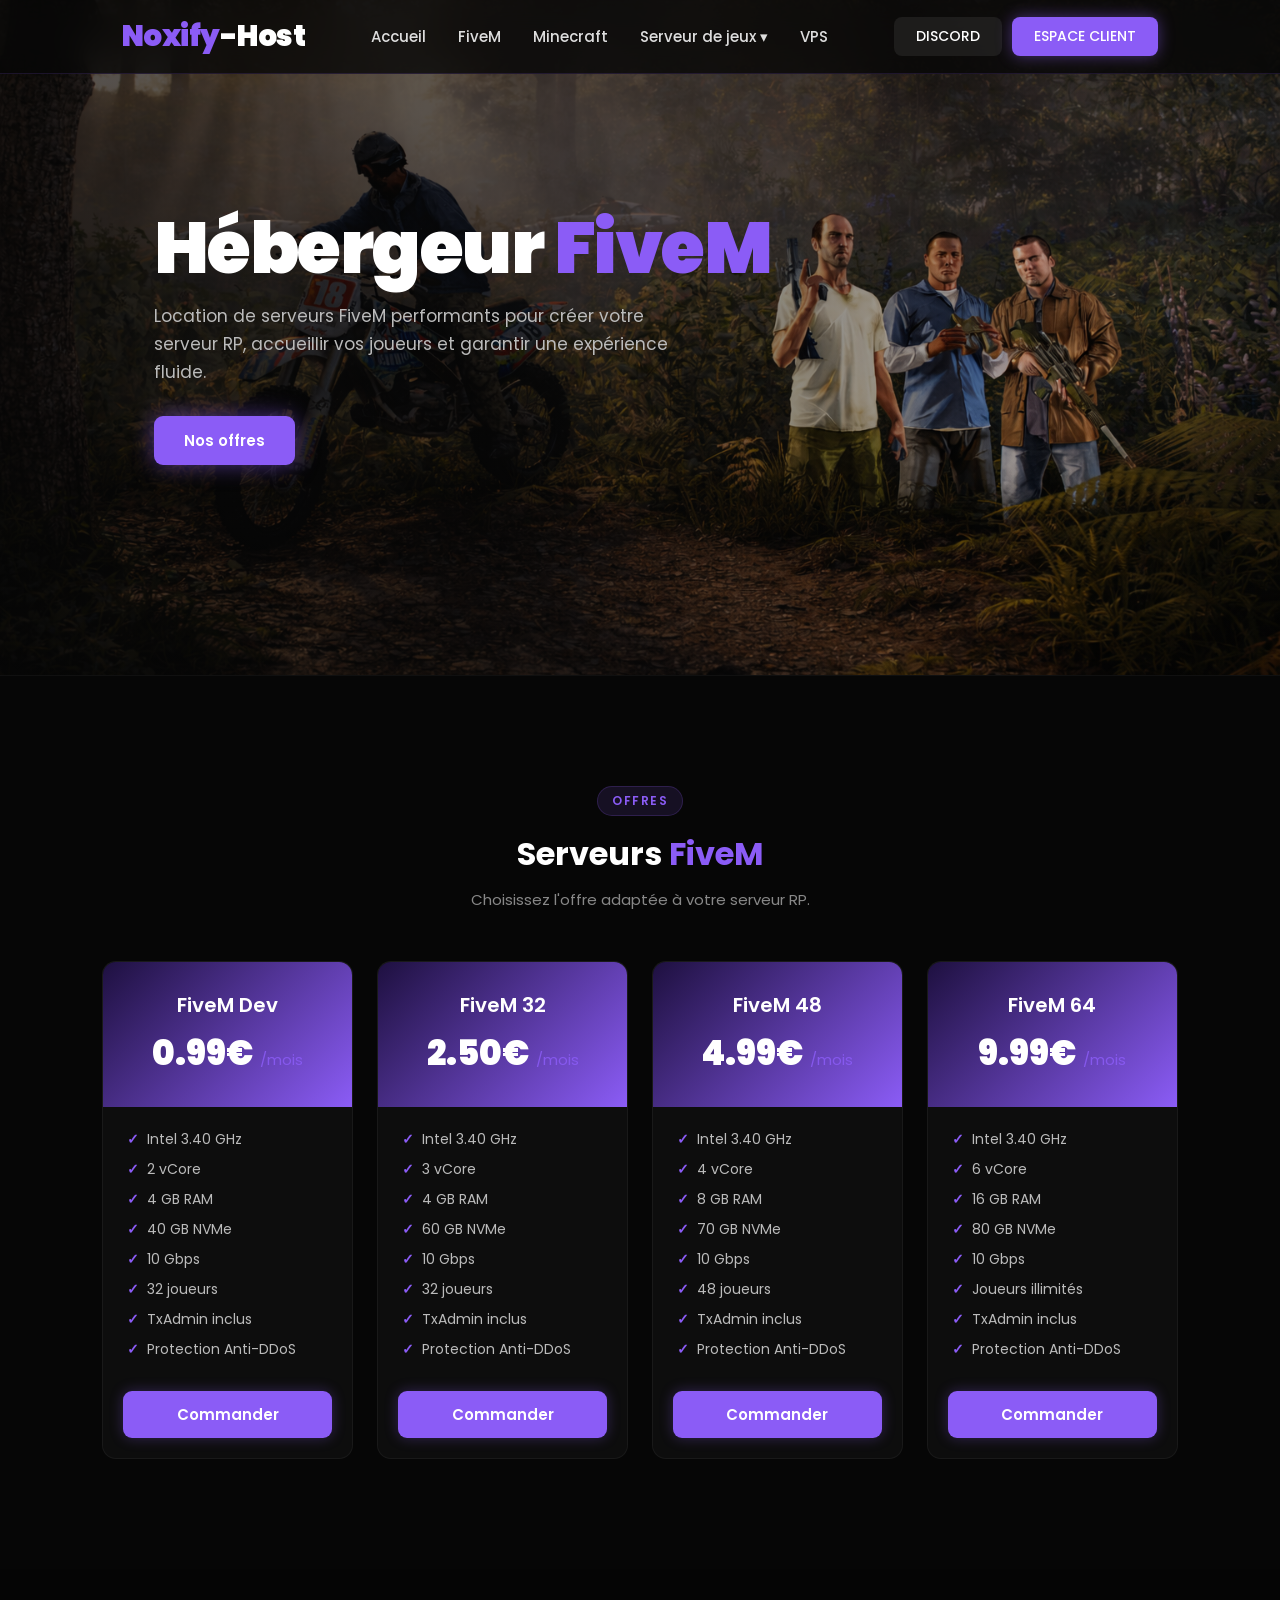
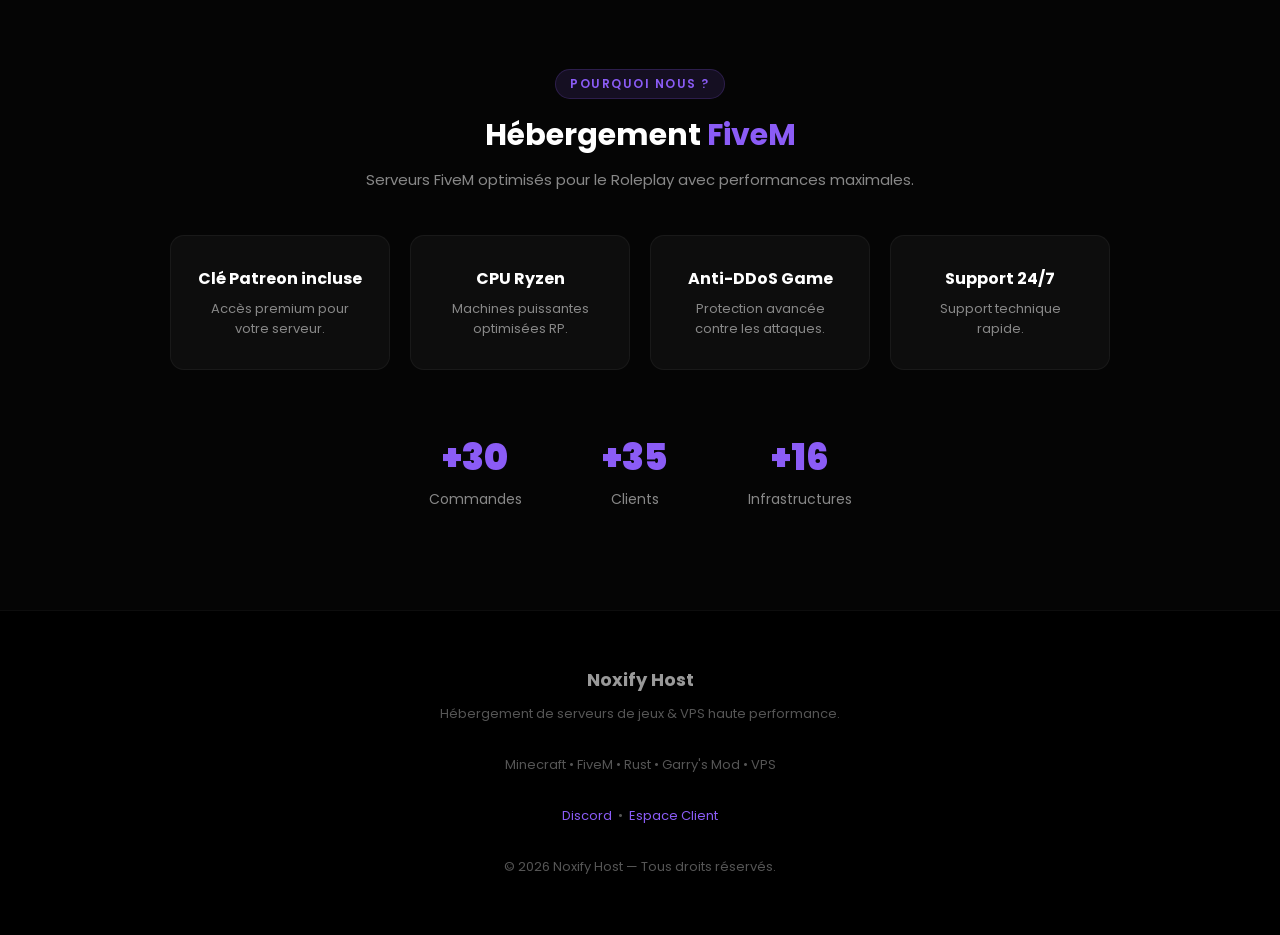
<file: fivem.html>
<!DOCTYPE html>
<html lang="fr">
<head>
<meta charset="UTF-8">
<meta name="viewport" content="width=device-width, initial-scale=1.0">
<title>Noxify Host — FiveM</title>
<link href="https://fonts.googleapis.com/css2?family=Poppins:wght@300;400;500;700;900&display=swap" rel="stylesheet">
<style>
*{margin:0;padding:0;box-sizing:border-box;font-family:Poppins,sans-serif;}
:root{--accent:#8b5cf6;--accent-dark:#7c3aed;}
body{background:#070707;color:white;overflow-x:hidden;}

header{position:fixed;top:0;width:100%;display:flex;align-items:center;justify-content:center;gap:50px;padding:15px 40px;background:rgba(7,7,7,0.80);backdrop-filter:blur(15px);-webkit-backdrop-filter:blur(15px);border-bottom:1px solid rgba(139,92,246,0.15);z-index:1000;}
.logo{font-weight:900;font-size:29px;letter-spacing:-0.5px;}
.logo span{color:var(--accent);}
.menu{display:flex;list-style:none;gap:0;align-items:center;}
.menu>li>a{padding:8px 16px;color:#ddd;text-decoration:none;font-size:15px;font-weight:500;transition:0.25s;border-radius:6px;display:block;}
.menu>li>a:hover{color:white;background:rgba(255,255,255,0.06);}
.dropdown{position:relative;}
.dropdown-menu{position:absolute;top:calc(100% + 10px);left:0;background:#0e0e0e;border:1px solid rgba(139,92,246,0.18);padding:20px 30px;border-radius:12px;display:flex;gap:40px;opacity:0;visibility:hidden;transform:translateY(8px);transition:0.22s ease;box-shadow:0 10px 40px rgba(0,0,0,0.7);min-width:200px;}
.dropdown:hover .dropdown-menu{opacity:1;visibility:visible;transform:translateY(0);}
.column{display:flex;flex-direction:column;gap:12px;}
.column a{display:flex;align-items:center;gap:10px;color:#bbb;text-decoration:none;font-size:14px;transition:0.2s;white-space:nowrap;}
.column a:hover{color:white;}
.column img{width:18px;height:18px;object-fit:contain;}
.buttons{display:flex;align-items:center;gap:10px;}
.buttons a,.buttons button{padding:9px 22px;border:none;border-radius:8px;cursor:pointer;font-weight:500;font-size:14px;text-decoration:none;transition:0.25s;display:inline-block;font-family:Poppins,sans-serif;}
.btn-discord{background:rgba(255,255,255,0.07);color:white;border:1px solid rgba(255,255,255,0.12);}
.btn-discord:hover{background:rgba(255,255,255,0.12);transform:translateY(-1px);}
.btn-client{background:var(--accent);color:white;box-shadow:0 0 16px rgba(139,92,246,0.45);}
.btn-client:hover{transform:translateY(-2px);box-shadow:0 0 24px rgba(139,92,246,0.7);}

.hero{height:75vh;background:url("fondfivem.png") center/cover no-repeat;display:flex;align-items:center;justify-content:flex-start;text-align:left;padding-left:12%;position:relative;}
.hero::before{content:"";position:absolute;inset:0;background:linear-gradient(to right, rgba(7,7,7,0.65) 40%, rgba(7,7,7,0.1) 100%);}
.hero>div{position:relative;z-index:2;animation:fadeUp 0.9s ease both;}
.hero h1{font-size:72px;font-weight:900;line-height:1.05;letter-spacing:-1.5px;}
.hero span{color:var(--accent);}
.hero p{margin-top:16px;color:#bbb;font-size:17px;line-height:1.65;max-width:520px;}
.hero-buttons{margin-top:30px;}
.btn-primary{padding:13px 30px;background:var(--accent);color:white;border:none;border-radius:9px;font-size:15px;font-weight:600;cursor:pointer;box-shadow:0 0 22px rgba(139,92,246,0.5);transition:0.25s;font-family:Poppins,sans-serif;}
.btn-primary:hover{transform:translateY(-3px);box-shadow:0 0 32px rgba(139,92,246,0.75);}

.pricing{padding:110px 8%;background:#060606;text-align:center;border-top:1px solid rgba(255,255,255,0.04);}
.pricing h2{font-size:32px;font-weight:700;}
.pricing span{color:var(--accent);}
.pricing-desc{color:#888;margin-top:10px;font-size:15px;}
.pricing-grid{display:grid;grid-template-columns:repeat(auto-fit,minmax(220px,1fr));gap:24px;margin-top:50px;}

.price-card{background:#0d0d0d;border-radius:14px;overflow:hidden;transition:0.28s;border:1px solid rgba(255,255,255,0.05);}
.price-card:hover{transform:translateY(-10px);box-shadow:0 0 35px rgba(139,92,246,0.25);border-color:rgba(139,92,246,0.3);}
.price-top{background:linear-gradient(135deg,#1e1040,#8b5cf6);padding:28px;}
.price-top h3{font-size:20px;font-weight:600;}
.price-top h1{margin-top:8px;font-size:34px;font-weight:900;}
.price-top h1 span{font-size:15px;font-weight:400;opacity:0.85;}
.price-card ul{list-style:none;padding:22px 24px;text-align:left;}
.price-card li{margin-bottom:9px;color:#bbb;font-size:14px;display:flex;align-items:center;gap:8px;}
.price-card li::before{content:"✓";color:var(--accent);font-weight:700;flex-shrink:0;}
.order-btn{display:block;margin:0 20px 20px;padding:12px;text-align:center;background:var(--accent);color:white;border-radius:9px;text-decoration:none;font-weight:600;font-size:15px;transition:0.25s;box-shadow:0 0 14px rgba(139,92,246,0.3);}
.order-btn:hover{background:var(--accent-dark);box-shadow:0 0 22px rgba(139,92,246,0.55);}

.game-section{padding:100px 8%;text-align:center;background:#050505;}
.game-section h2{font-size:30px;font-weight:700;}
.game-section span{color:var(--accent);}
.game-section-desc{margin-top:10px;color:#888;font-size:15px;}
.features-row{display:flex;justify-content:center;gap:20px;margin-top:44px;flex-wrap:wrap;}
.feat-box{background:#0d0d0d;padding:30px 26px;border-radius:14px;width:220px;transition:0.35s;border:1px solid rgba(255,255,255,0.05);}
.feat-box:hover{transform:translateY(-8px);box-shadow:0 0 22px rgba(139,92,246,0.18);border-color:rgba(139,92,246,0.25);}
.feat-box h3{font-size:16px;margin-bottom:8px;}
.feat-box p{color:#888;font-size:13px;line-height:1.55;}
.stats-row{display:flex;justify-content:center;gap:80px;margin-top:60px;flex-wrap:wrap;}
.stats-row h3{color:var(--accent);font-size:36px;font-weight:900;}
.stats-row p{color:#888;font-size:14px;margin-top:4px;}

footer{text-align:center;padding:55px 40px;background:#000;color:#555;border-top:1px solid rgba(255,255,255,0.05);}
footer h3{color:#999;font-size:18px;margin-bottom:8px;}
footer p{font-size:13px;line-height:2;}
footer a{color:var(--accent);text-decoration:none;}
footer a:hover{text-decoration:underline;}

.section-label{display:inline-block;background:rgba(139,92,246,0.12);color:var(--accent);font-size:12px;font-weight:600;letter-spacing:1.5px;text-transform:uppercase;padding:5px 14px;border-radius:20px;margin-bottom:14px;border:1px solid rgba(139,92,246,0.2);}

@keyframes fadeUp{from{opacity:0;transform:translateY(35px);}to{opacity:1;transform:translateY(0);}}
</style>
</head>
<body>

<header>
  <div class="logo"><span>Noxify</span>-Host</div>
  <nav>
    <ul class="menu">
      <li><a href="index.html">Accueil</a></li>
      <li><a href="fivem.html">FiveM</a></li>
      <li><a href="minecraft.html">Minecraft</a></li>
      <li class="dropdown">
        <a href="#">Serveur de jeux ▾</a>
        <div class="dropdown-menu">
          <div class="column">
            <a href="fivem.html"><img src="fivem.png"> FiveM</a>
            <a href="minecraft.html"><img src="minecraft.png"> Minecraft</a>
            <a href="rust.html"><img src="rust.png"> Rust</a>
            <a href="Gmod.html"><img src="gmod.png"> Garry's Mod</a>
            <a href="#"><img src="ark.png"> Ark Survival</a>
          </div>
        </div>
      </li>
      <li><a href="#">VPS</a></li>
    </ul>
  </nav>
  <div class="buttons">
    <a href="https://discord.gg/HhD2nzzryc" target="_blank" class="btn-discord">DISCORD</a>
    <a href="https://client-noxifyhost.store" target="_blank" class="btn-client">ESPACE CLIENT</a>
  </div>
</header>

<section class="hero">
  <div>
    <h1>Hébergeur <span>FiveM</span></h1>
    <p>Location de serveurs FiveM performants pour créer votre serveur RP, accueillir vos joueurs et garantir une expérience fluide.</p>
    <div class="hero-buttons">
      <button class="btn-primary" onclick="document.querySelector('.pricing').scrollIntoView({behavior:'smooth'})">Nos offres</button>
    </div>
  </div>
</section>

<section class="pricing">
  <div class="section-label">Offres</div>
  <h2>Serveurs <span>FiveM</span></h2>
  <p class="pricing-desc">Choisissez l'offre adaptée à votre serveur RP.</p>
  <div class="pricing-grid">

    <div class="price-card">
      <div class="price-top">
        <h3>FiveM Dev</h3>
        <h1>0.99€ <span>/mois</span></h1>
      </div>
      <ul>
        <li>Intel 3.40 GHz</li>
        <li>2 vCore</li>
        <li>4 GB RAM</li>
        <li>40 GB NVMe</li>
        <li>10 Gbps</li>
        <li>32 joueurs</li>
        <li>TxAdmin inclus</li>
        <li>Protection Anti-DDoS</li>
      </ul>
      <a class="order-btn" href="https://discord.gg/HhD2nzzryc" target="_blank">Commander</a>
    </div>

    <div class="price-card">
      <div class="price-top">
        <h3>FiveM 32</h3>
        <h1>2.50€ <span>/mois</span></h1>
      </div>
      <ul>
        <li>Intel 3.40 GHz</li>
        <li>3 vCore</li>
        <li>4 GB RAM</li>
        <li>60 GB NVMe</li>
        <li>10 Gbps</li>
        <li>32 joueurs</li>
        <li>TxAdmin inclus</li>
        <li>Protection Anti-DDoS</li>
      </ul>
      <a class="order-btn" href="https://discord.gg/HhD2nzzryc" target="_blank">Commander</a>
    </div>

    <div class="price-card">
      <div class="price-top">
        <h3>FiveM 48</h3>
        <h1>4.99€ <span>/mois</span></h1>
      </div>
      <ul>
        <li>Intel 3.40 GHz</li>
        <li>4 vCore</li>
        <li>8 GB RAM</li>
        <li>70 GB NVMe</li>
        <li>10 Gbps</li>
        <li>48 joueurs</li>
        <li>TxAdmin inclus</li>
        <li>Protection Anti-DDoS</li>
      </ul>
      <a class="order-btn" href="https://discord.gg/HhD2nzzryc" target="_blank">Commander</a>
    </div>

    <div class="price-card">
      <div class="price-top">
        <h3>FiveM 64</h3>
        <h1>9.99€ <span>/mois</span></h1>
      </div>
      <ul>
        <li>Intel 3.40 GHz</li>
        <li>6 vCore</li>
        <li>16 GB RAM</li>
        <li>80 GB NVMe</li>
        <li>10 Gbps</li>
        <li>Joueurs illimités</li>
        <li>TxAdmin inclus</li>
        <li>Protection Anti-DDoS</li>
      </ul>
      <a class="order-btn" href="https://discord.gg/HhD2nzzryc" target="_blank">Commander</a>
    </div>

  </div>
</section>

<section class="game-section">
  <div class="section-label">Pourquoi nous ?</div>
  <h2>Hébergement <span>FiveM</span></h2>
  <p class="game-section-desc">Serveurs FiveM optimisés pour le Roleplay avec performances maximales.</p>
  <div class="features-row">
    <div class="feat-box"><h3>Clé Patreon incluse</h3><p>Accès premium pour votre serveur.</p></div>
    <div class="feat-box"><h3>CPU Ryzen</h3><p>Machines puissantes optimisées RP.</p></div>
    <div class="feat-box"><h3>Anti-DDoS Game</h3><p>Protection avancée contre les attaques.</p></div>
    <div class="feat-box"><h3>Support 24/7</h3><p>Support technique rapide.</p></div>
  </div>
  <div class="stats-row">
    <div><h3>+30</h3><p>Commandes</p></div>
    <div><h3>+35</h3><p>Clients</p></div>
    <div><h3>+16</h3><p>Infrastructures</p></div>
  </div>
</section>

<footer>
  <h3>Noxify Host</h3>
  <p>Hébergement de serveurs de jeux &amp; VPS haute performance.</p>
  <br>
  <p>Minecraft • FiveM • Rust • Garry's Mod • VPS</p>
  <br>
  <p><a href="https://discord.gg/HhD2nzzryc" target="_blank">Discord</a> &nbsp;•&nbsp; <a href="https://client-noxifyhost.store" target="_blank">Espace Client</a></p>
  <br>
  <p>© 2026 Noxify Host — Tous droits réservés.</p>
</footer>

</body>
</html>
</file>
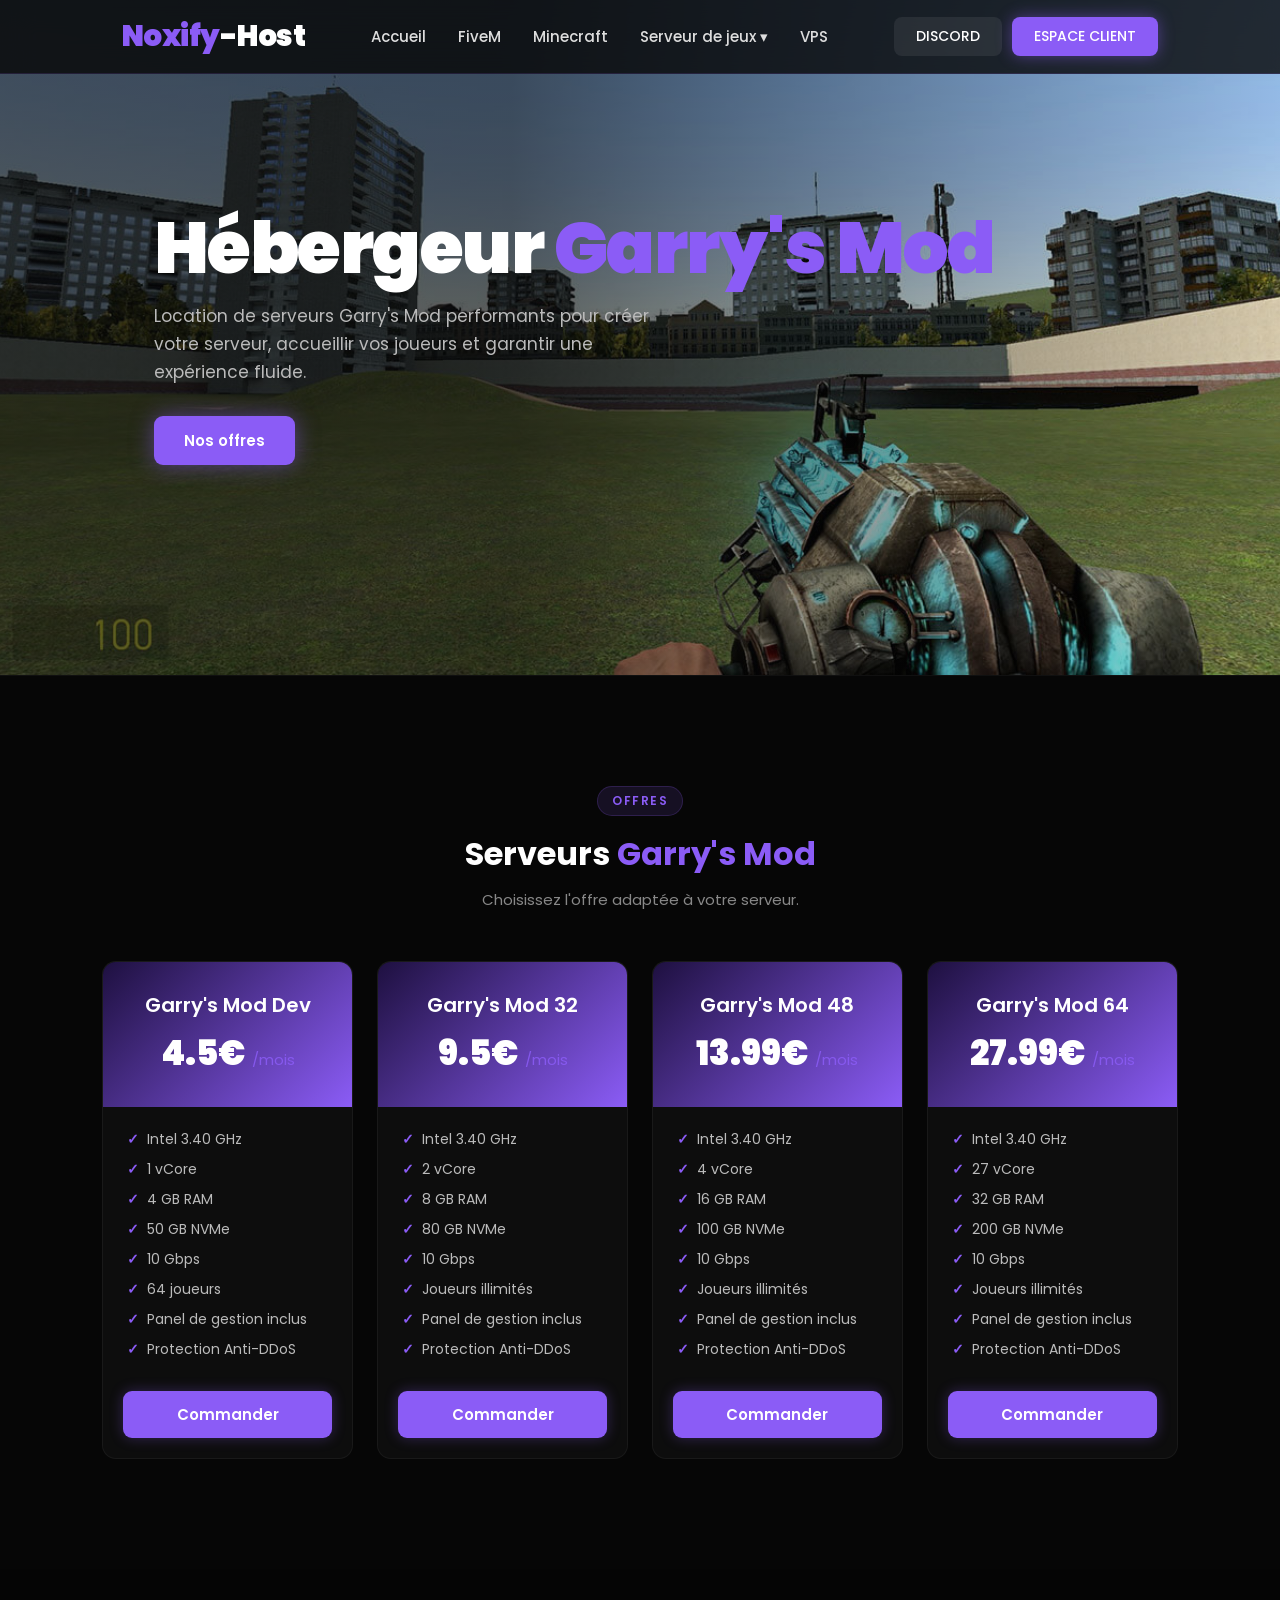
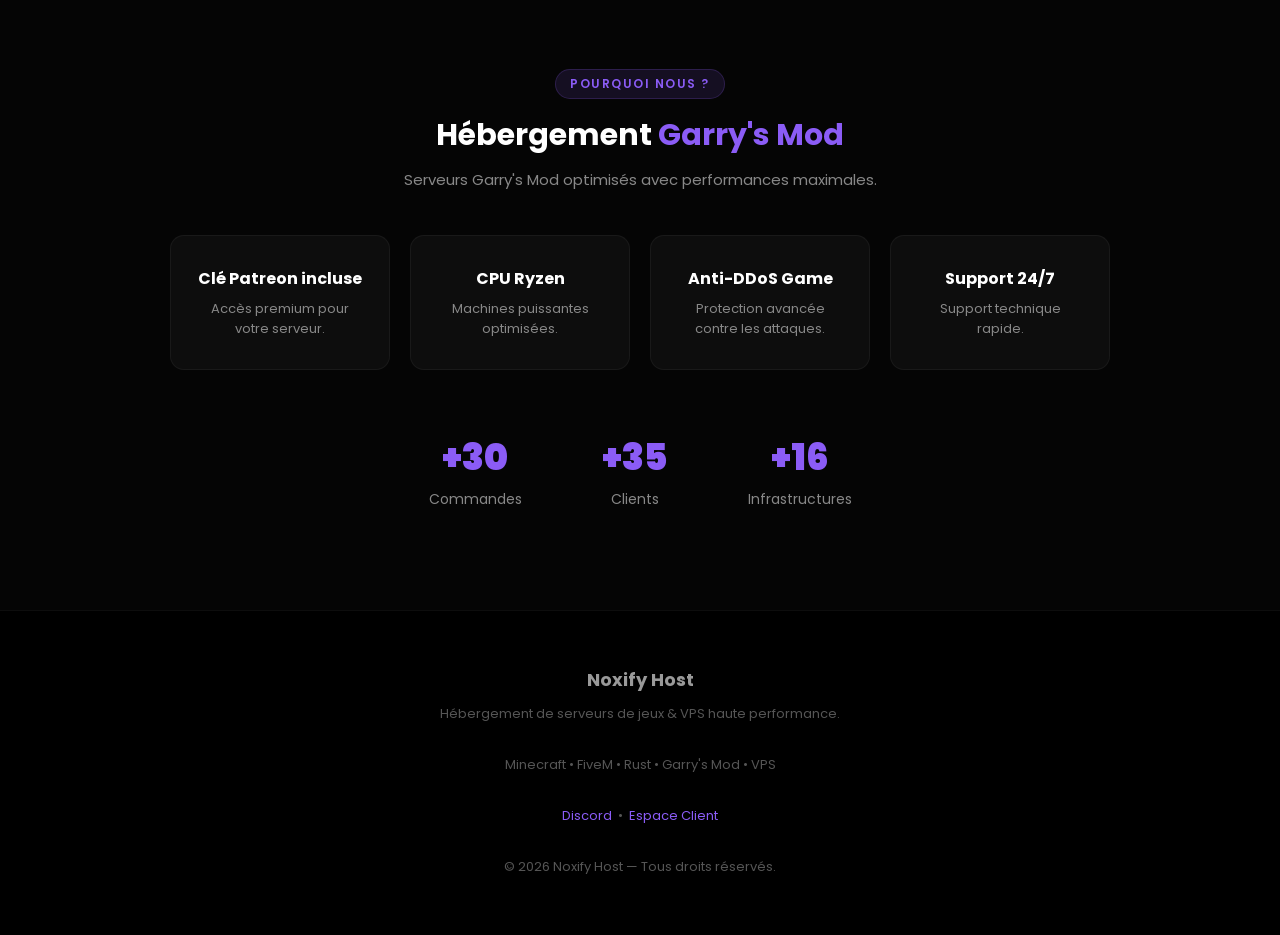
<file: Gmod.html>
<!DOCTYPE html>
<html lang="fr">
<head>
<meta charset="UTF-8">
<meta name="viewport" content="width=device-width, initial-scale=1.0">
<title>Noxify Host — Garry's Mod</title>
<link href="https://fonts.googleapis.com/css2?family=Poppins:wght@300;400;500;700;900&display=swap" rel="stylesheet">
<style>
*{margin:0;padding:0;box-sizing:border-box;font-family:Poppins,sans-serif;}
:root{--accent:#8b5cf6;--accent-dark:#7c3aed;}
body{background:#070707;color:white;overflow-x:hidden;}

header{position:fixed;top:0;width:100%;display:flex;align-items:center;justify-content:center;gap:50px;padding:15px 40px;background:rgba(7,7,7,0.80);backdrop-filter:blur(15px);-webkit-backdrop-filter:blur(15px);border-bottom:1px solid rgba(139,92,246,0.15);z-index:1000;}
.logo{font-weight:900;font-size:29px;letter-spacing:-0.5px;}
.logo span{color:var(--accent);}
.menu{display:flex;list-style:none;gap:0;align-items:center;}
.menu>li>a{padding:8px 16px;color:#ddd;text-decoration:none;font-size:15px;font-weight:500;transition:0.25s;border-radius:6px;display:block;}
.menu>li>a:hover{color:white;background:rgba(255,255,255,0.06);}
.dropdown{position:relative;}
.dropdown-menu{position:absolute;top:calc(100% + 10px);left:0;background:#0e0e0e;border:1px solid rgba(139,92,246,0.18);padding:20px 30px;border-radius:12px;display:flex;gap:40px;opacity:0;visibility:hidden;transform:translateY(8px);transition:0.22s ease;box-shadow:0 10px 40px rgba(0,0,0,0.7);min-width:200px;}
.dropdown:hover .dropdown-menu{opacity:1;visibility:visible;transform:translateY(0);}
.column{display:flex;flex-direction:column;gap:12px;}
.column a{display:flex;align-items:center;gap:10px;color:#bbb;text-decoration:none;font-size:14px;transition:0.2s;white-space:nowrap;}
.column a:hover{color:white;}
.column img{width:18px;height:18px;object-fit:contain;}
.buttons{display:flex;align-items:center;gap:10px;}
.buttons a,.buttons button{padding:9px 22px;border:none;border-radius:8px;cursor:pointer;font-weight:500;font-size:14px;text-decoration:none;transition:0.25s;display:inline-block;font-family:Poppins,sans-serif;}
.btn-discord{background:rgba(255,255,255,0.07);color:white;border:1px solid rgba(255,255,255,0.12);}
.btn-discord:hover{background:rgba(255,255,255,0.12);transform:translateY(-1px);}
.btn-client{background:var(--accent);color:white;box-shadow:0 0 16px rgba(139,92,246,0.45);}
.btn-client:hover{transform:translateY(-2px);box-shadow:0 0 24px rgba(139,92,246,0.7);}

.hero{height:75vh;background:url("gmodfond.png") center/cover no-repeat;display:flex;align-items:center;justify-content:flex-start;text-align:left;padding-left:12%;position:relative;}
.hero::before{content:"";position:absolute;inset:0;background:linear-gradient(to right, rgba(7,7,7,0.65) 40%, rgba(7,7,7,0.1) 100%);}
.hero>div{position:relative;z-index:2;animation:fadeUp 0.9s ease both;}
.hero h1{font-size:72px;font-weight:900;line-height:1.05;letter-spacing:-1.5px;}
.hero span{color:var(--accent);}
.hero p{margin-top:16px;color:#bbb;font-size:17px;line-height:1.65;max-width:520px;}
.hero-buttons{margin-top:30px;}
.btn-primary{padding:13px 30px;background:var(--accent);color:white;border:none;border-radius:9px;font-size:15px;font-weight:600;cursor:pointer;box-shadow:0 0 22px rgba(139,92,246,0.5);transition:0.25s;font-family:Poppins,sans-serif;}
.btn-primary:hover{transform:translateY(-3px);box-shadow:0 0 32px rgba(139,92,246,0.75);}

.pricing{padding:110px 8%;background:#060606;text-align:center;border-top:1px solid rgba(255,255,255,0.04);}
.pricing h2{font-size:32px;font-weight:700;}
.pricing span{color:var(--accent);}
.pricing-desc{color:#888;margin-top:10px;font-size:15px;}
.pricing-grid{display:grid;grid-template-columns:repeat(auto-fit,minmax(220px,1fr));gap:24px;margin-top:50px;}

.price-card{background:#0d0d0d;border-radius:14px;overflow:hidden;transition:0.28s;border:1px solid rgba(255,255,255,0.05);}
.price-card:hover{transform:translateY(-10px);box-shadow:0 0 35px rgba(139,92,246,0.25);border-color:rgba(139,92,246,0.3);}
.price-top{background:linear-gradient(135deg,#1e1040,#8b5cf6);padding:28px;}
.price-top h3{font-size:20px;font-weight:600;}
.price-top h1{margin-top:8px;font-size:34px;font-weight:900;}
.price-top h1 span{font-size:15px;font-weight:400;opacity:0.85;}
.price-card ul{list-style:none;padding:22px 24px;text-align:left;}
.price-card li{margin-bottom:9px;color:#bbb;font-size:14px;display:flex;align-items:center;gap:8px;}
.price-card li::before{content:"✓";color:var(--accent);font-weight:700;flex-shrink:0;}
.order-btn{display:block;margin:0 20px 20px;padding:12px;text-align:center;background:var(--accent);color:white;border-radius:9px;text-decoration:none;font-weight:600;font-size:15px;transition:0.25s;box-shadow:0 0 14px rgba(139,92,246,0.3);}
.order-btn:hover{background:var(--accent-dark);box-shadow:0 0 22px rgba(139,92,246,0.55);}

.game-section{padding:100px 8%;text-align:center;background:#050505;}
.game-section h2{font-size:30px;font-weight:700;}
.game-section span{color:var(--accent);}
.game-section-desc{margin-top:10px;color:#888;font-size:15px;}
.features-row{display:flex;justify-content:center;gap:20px;margin-top:44px;flex-wrap:wrap;}
.feat-box{background:#0d0d0d;padding:30px 26px;border-radius:14px;width:220px;transition:0.35s;border:1px solid rgba(255,255,255,0.05);}
.feat-box:hover{transform:translateY(-8px);box-shadow:0 0 22px rgba(139,92,246,0.18);border-color:rgba(139,92,246,0.25);}
.feat-box h3{font-size:16px;margin-bottom:8px;}
.feat-box p{color:#888;font-size:13px;line-height:1.55;}
.stats-row{display:flex;justify-content:center;gap:80px;margin-top:60px;flex-wrap:wrap;}
.stats-row h3{color:var(--accent);font-size:36px;font-weight:900;}
.stats-row p{color:#888;font-size:14px;margin-top:4px;}

footer{text-align:center;padding:55px 40px;background:#000;color:#555;border-top:1px solid rgba(255,255,255,0.05);}
footer h3{color:#999;font-size:18px;margin-bottom:8px;}
footer p{font-size:13px;line-height:2;}
footer a{color:var(--accent);text-decoration:none;}
footer a:hover{text-decoration:underline;}

.section-label{display:inline-block;background:rgba(139,92,246,0.12);color:var(--accent);font-size:12px;font-weight:600;letter-spacing:1.5px;text-transform:uppercase;padding:5px 14px;border-radius:20px;margin-bottom:14px;border:1px solid rgba(139,92,246,0.2);}

@keyframes fadeUp{from{opacity:0;transform:translateY(35px);}to{opacity:1;transform:translateY(0);}}
</style>
</head>
<body>

<header>
  <div class="logo"><span>Noxify</span>-Host</div>
  <nav>
    <ul class="menu">
      <li><a href="index.html">Accueil</a></li>
      <li><a href="fivem.html">FiveM</a></li>
      <li><a href="minecraft.html">Minecraft</a></li>
      <li class="dropdown">
        <a href="#">Serveur de jeux ▾</a>
        <div class="dropdown-menu">
          <div class="column">
            <a href="fivem.html"><img src="fivem.png"> FiveM</a>
            <a href="minecraft.html"><img src="minecraft.png"> Minecraft</a>
            <a href="rust.html"><img src="rust.png"> Rust</a>
            <a href="Gmod.html"><img src="gmod.png"> Garry's Mod</a>
            <a href="#"><img src="ark.png"> Ark Survival</a>
          </div>
        </div>
      </li>
      <li><a href="#">VPS</a></li>
    </ul>
  </nav>
  <div class="buttons">
    <a href="https://discord.gg/HhD2nzzryc" target="_blank" class="btn-discord">DISCORD</a>
    <a href="https://client-noxifyhost.store" target="_blank" class="btn-client">ESPACE CLIENT</a>
  </div>
</header>

<section class="hero">
  <div>
    <h1>Hébergeur <span>Garry's Mod</span></h1>
    <p>Location de serveurs Garry's Mod performants pour créer votre serveur, accueillir vos joueurs et garantir une expérience fluide.</p>
    <div class="hero-buttons">
      <button class="btn-primary" onclick="document.querySelector('.pricing').scrollIntoView({behavior:'smooth'})">Nos offres</button>
    </div>
  </div>
</section>

<section class="pricing">
  <div class="section-label">Offres</div>
  <h2>Serveurs <span>Garry's Mod</span></h2>
  <p class="pricing-desc">Choisissez l'offre adaptée à votre serveur.</p>
  <div class="pricing-grid">

    <div class="price-card">
      <div class="price-top">
        <h3>Garry's Mod Dev</h3>
        <h1>4.5€ <span>/mois</span></h1>
      </div>
      <ul>
        <li>Intel 3.40 GHz</li>
        <li>1 vCore</li>
        <li>4 GB RAM</li>
        <li>50 GB NVMe</li>
        <li>10 Gbps</li>
        <li>64 joueurs</li>
        <li>Panel de gestion inclus</li>
        <li>Protection Anti-DDoS</li>
      </ul>
      <a class="order-btn" href="https://discord.gg/HhD2nzzryc" target="_blank">Commander</a>
    </div>

    <div class="price-card">
      <div class="price-top">
        <h3>Garry's Mod 32</h3>
        <h1>9.5€ <span>/mois</span></h1>
      </div>
      <ul>
        <li>Intel 3.40 GHz</li>
        <li>2 vCore</li>
        <li>8 GB RAM</li>
        <li>80 GB NVMe</li>
        <li>10 Gbps</li>
        <li>Joueurs illimités</li>
        <li>Panel de gestion inclus</li>
        <li>Protection Anti-DDoS</li>
      </ul>
      <a class="order-btn" href="https://discord.gg/HhD2nzzryc" target="_blank">Commander</a>
    </div>

    <div class="price-card">
      <div class="price-top">
        <h3>Garry's Mod 48</h3>
        <h1>13.99€ <span>/mois</span></h1>
      </div>
      <ul>
        <li>Intel 3.40 GHz</li>
        <li>4 vCore</li>
        <li>16 GB RAM</li>
        <li>100 GB NVMe</li>
        <li>10 Gbps</li>
        <li>Joueurs illimités</li>
        <li>Panel de gestion inclus</li>
        <li>Protection Anti-DDoS</li>
      </ul>
      <a class="order-btn" href="https://discord.gg/HhD2nzzryc" target="_blank">Commander</a>
    </div>

    <div class="price-card">
      <div class="price-top">
        <h3>Garry's Mod 64</h3>
        <h1>27.99€ <span>/mois</span></h1>
      </div>
      <ul>
        <li>Intel 3.40 GHz</li>
        <li>27 vCore</li>
        <li>32 GB RAM</li>
        <li>200 GB NVMe</li>
        <li>10 Gbps</li>
        <li>Joueurs illimités</li>
        <li>Panel de gestion inclus</li>
        <li>Protection Anti-DDoS</li>
      </ul>
      <a class="order-btn" href="https://discord.gg/HhD2nzzryc" target="_blank">Commander</a>
    </div>

  </div>
</section>

<section class="game-section">
  <div class="section-label">Pourquoi nous ?</div>
  <h2>Hébergement <span>Garry's Mod</span></h2>
  <p class="game-section-desc">Serveurs Garry's Mod optimisés avec performances maximales.</p>
  <div class="features-row">
    <div class="feat-box"><h3>Clé Patreon incluse</h3><p>Accès premium pour votre serveur.</p></div>
    <div class="feat-box"><h3>CPU Ryzen</h3><p>Machines puissantes optimisées.</p></div>
    <div class="feat-box"><h3>Anti-DDoS Game</h3><p>Protection avancée contre les attaques.</p></div>
    <div class="feat-box"><h3>Support 24/7</h3><p>Support technique rapide.</p></div>
  </div>
  <div class="stats-row">
    <div><h3>+30</h3><p>Commandes</p></div>
    <div><h3>+35</h3><p>Clients</p></div>
    <div><h3>+16</h3><p>Infrastructures</p></div>
  </div>
</section>

<footer>
  <h3>Noxify Host</h3>
  <p>Hébergement de serveurs de jeux &amp; VPS haute performance.</p>
  <br>
  <p>Minecraft • FiveM • Rust • Garry's Mod • VPS</p>
  <br>
  <p><a href="https://discord.gg/HhD2nzzryc" target="_blank">Discord</a> &nbsp;•&nbsp; <a href="https://client-noxifyhost.store" target="_blank">Espace Client</a></p>
  <br>
  <p>© 2026 Noxify Host — Tous droits réservés.</p>
</footer>

</body>
</html>
</file>
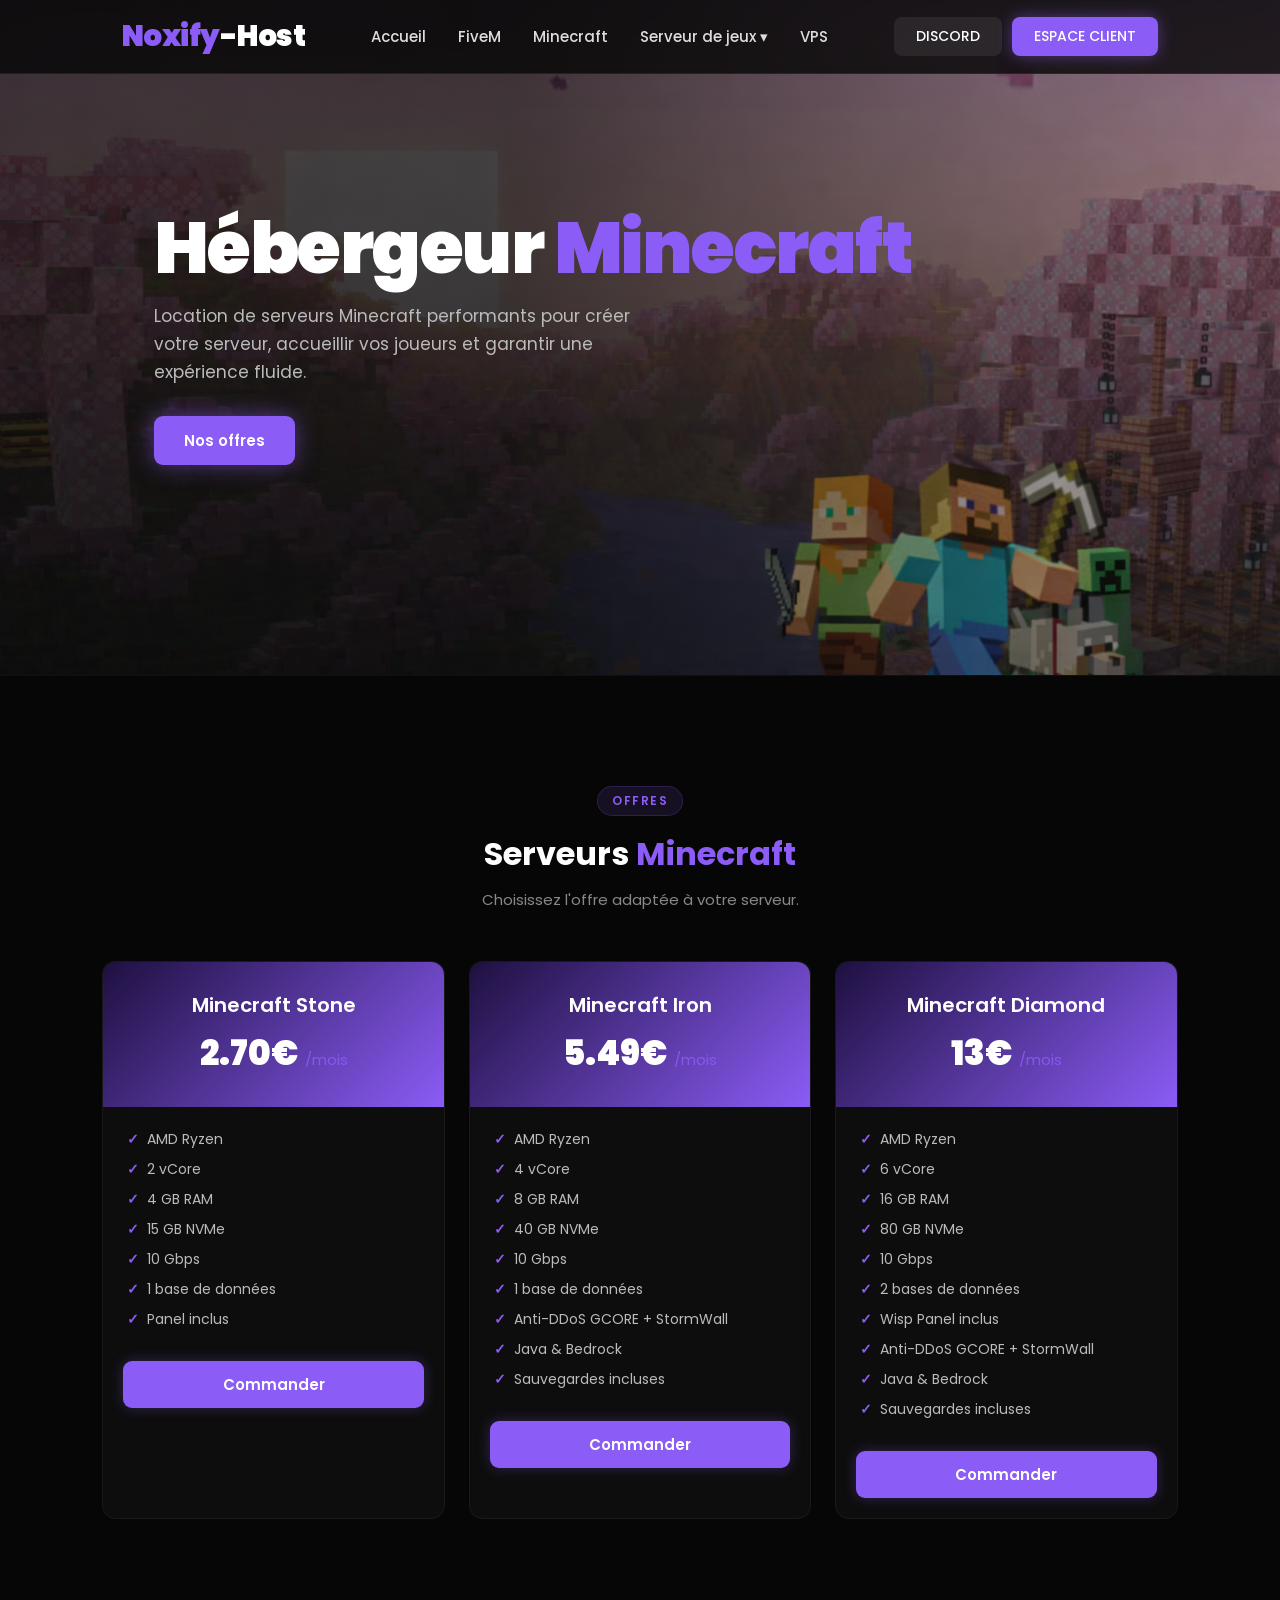
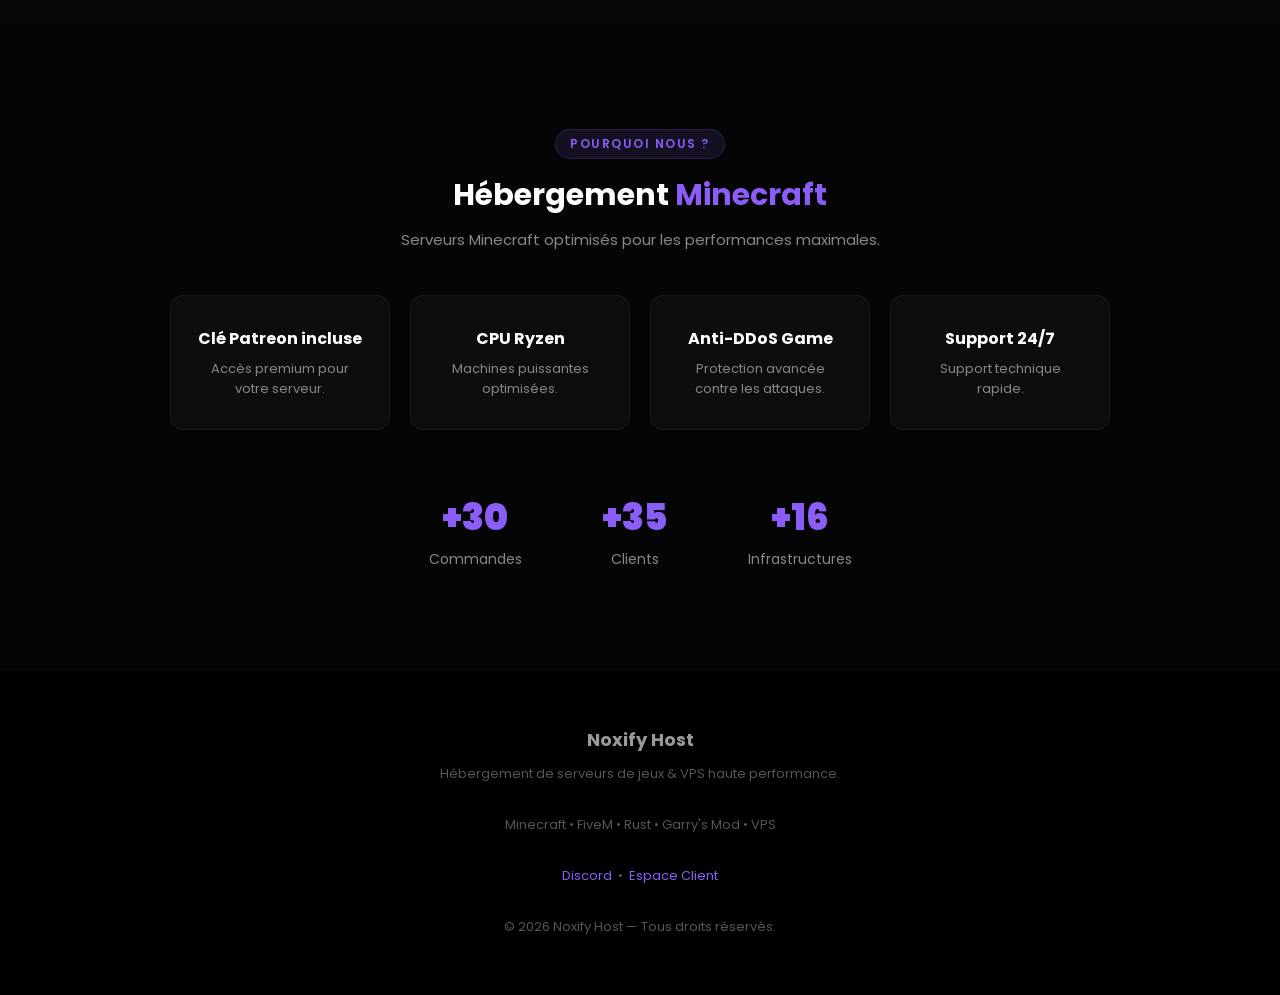
<file: minecraft.html>
<!DOCTYPE html>
<html lang="fr">
<head>
<meta charset="UTF-8">
<meta name="viewport" content="width=device-width, initial-scale=1.0">
<title>Noxify Host — Minecraft</title>
<link href="https://fonts.googleapis.com/css2?family=Poppins:wght@300;400;500;700;900&display=swap" rel="stylesheet">
<style>
*{margin:0;padding:0;box-sizing:border-box;font-family:Poppins,sans-serif;}
:root{--accent:#8b5cf6;--accent-dark:#7c3aed;}
body{background:#070707;color:white;overflow-x:hidden;}

header{position:fixed;top:0;width:100%;display:flex;align-items:center;justify-content:center;gap:50px;padding:15px 40px;background:rgba(7,7,7,0.80);backdrop-filter:blur(15px);-webkit-backdrop-filter:blur(15px);border-bottom:1px solid rgba(139,92,246,0.15);z-index:1000;}
.logo{font-weight:900;font-size:29px;letter-spacing:-0.5px;}
.logo span{color:var(--accent);}
.menu{display:flex;list-style:none;gap:0;align-items:center;}
.menu>li>a{padding:8px 16px;color:#ddd;text-decoration:none;font-size:15px;font-weight:500;transition:0.25s;border-radius:6px;display:block;}
.menu>li>a:hover{color:white;background:rgba(255,255,255,0.06);}
.dropdown{position:relative;}
.dropdown-menu{position:absolute;top:calc(100% + 10px);left:0;background:#0e0e0e;border:1px solid rgba(139,92,246,0.18);padding:20px 30px;border-radius:12px;display:flex;gap:40px;opacity:0;visibility:hidden;transform:translateY(8px);transition:0.22s ease;box-shadow:0 10px 40px rgba(0,0,0,0.7);min-width:200px;}
.dropdown:hover .dropdown-menu{opacity:1;visibility:visible;transform:translateY(0);}
.column{display:flex;flex-direction:column;gap:12px;}
.column a{display:flex;align-items:center;gap:10px;color:#bbb;text-decoration:none;font-size:14px;transition:0.2s;white-space:nowrap;}
.column a:hover{color:white;}
.column img{width:18px;height:18px;object-fit:contain;}
.buttons{display:flex;align-items:center;gap:10px;}
.buttons a,.buttons button{padding:9px 22px;border:none;border-radius:8px;cursor:pointer;font-weight:500;font-size:14px;text-decoration:none;transition:0.25s;display:inline-block;font-family:Poppins,sans-serif;}
.btn-discord{background:rgba(255,255,255,0.07);color:white;border:1px solid rgba(255,255,255,0.12);}
.btn-discord:hover{background:rgba(255,255,255,0.12);transform:translateY(-1px);}
.btn-client{background:var(--accent);color:white;box-shadow:0 0 16px rgba(139,92,246,0.45);}
.btn-client:hover{transform:translateY(-2px);box-shadow:0 0 24px rgba(139,92,246,0.7);}

.hero{height:75vh;background:url("fondminecraft.png") center/cover no-repeat;display:flex;align-items:center;justify-content:flex-start;text-align:left;padding-left:12%;position:relative;}
.hero::before{content:"";position:absolute;inset:0;background:linear-gradient(to right, rgba(7,7,7,0.65) 40%, rgba(7,7,7,0.1) 100%);}
.hero>div{position:relative;z-index:2;animation:fadeUp 0.9s ease both;}
.hero h1{font-size:72px;font-weight:900;line-height:1.05;letter-spacing:-1.5px;}
.hero span{color:var(--accent);}
.hero p{margin-top:16px;color:#bbb;font-size:17px;line-height:1.65;max-width:520px;}
.hero-buttons{margin-top:30px;}
.btn-primary{padding:13px 30px;background:var(--accent);color:white;border:none;border-radius:9px;font-size:15px;font-weight:600;cursor:pointer;box-shadow:0 0 22px rgba(139,92,246,0.5);transition:0.25s;font-family:Poppins,sans-serif;}
.btn-primary:hover{transform:translateY(-3px);box-shadow:0 0 32px rgba(139,92,246,0.75);}

.pricing{padding:110px 8%;background:#060606;text-align:center;border-top:1px solid rgba(255,255,255,0.04);}
.pricing h2{font-size:32px;font-weight:700;}
.pricing span{color:var(--accent);}
.pricing-desc{color:#888;margin-top:10px;font-size:15px;}
.pricing-grid{display:grid;grid-template-columns:repeat(auto-fit,minmax(230px,1fr));gap:24px;margin-top:50px;}

.price-card{background:#0d0d0d;border-radius:14px;overflow:hidden;transition:0.28s;border:1px solid rgba(255,255,255,0.05);}
.price-card:hover{transform:translateY(-10px);box-shadow:0 0 35px rgba(139,92,246,0.25);border-color:rgba(139,92,246,0.3);}
.price-top{background:linear-gradient(135deg,#1e1040,#8b5cf6);padding:28px;}
.price-top h3{font-size:20px;font-weight:600;}
.price-top h1{margin-top:8px;font-size:34px;font-weight:900;}
.price-top h1 span{font-size:15px;font-weight:400;opacity:0.85;}
.price-card ul{list-style:none;padding:22px 24px;text-align:left;}
.price-card li{margin-bottom:9px;color:#bbb;font-size:14px;display:flex;align-items:center;gap:8px;}
.price-card li::before{content:"✓";color:var(--accent);font-weight:700;flex-shrink:0;}
.order-btn{display:block;margin:0 20px 20px;padding:12px;text-align:center;background:var(--accent);color:white;border-radius:9px;text-decoration:none;font-weight:600;font-size:15px;transition:0.25s;box-shadow:0 0 14px rgba(139,92,246,0.3);}
.order-btn:hover{background:var(--accent-dark);box-shadow:0 0 22px rgba(139,92,246,0.55);}

.game-section{padding:100px 8%;text-align:center;background:#050505;}
.game-section h2{font-size:30px;font-weight:700;}
.game-section span{color:var(--accent);}
.game-section-desc{margin-top:10px;color:#888;font-size:15px;}
.features-row{display:flex;justify-content:center;gap:20px;margin-top:44px;flex-wrap:wrap;}
.feat-box{background:#0d0d0d;padding:30px 26px;border-radius:14px;width:220px;transition:0.35s;border:1px solid rgba(255,255,255,0.05);}
.feat-box:hover{transform:translateY(-8px);box-shadow:0 0 22px rgba(139,92,246,0.18);border-color:rgba(139,92,246,0.25);}
.feat-box h3{font-size:16px;margin-bottom:8px;}
.feat-box p{color:#888;font-size:13px;line-height:1.55;}
.stats-row{display:flex;justify-content:center;gap:80px;margin-top:60px;flex-wrap:wrap;}
.stats-row h3{color:var(--accent);font-size:36px;font-weight:900;}
.stats-row p{color:#888;font-size:14px;margin-top:4px;}

footer{text-align:center;padding:55px 40px;background:#000;color:#555;border-top:1px solid rgba(255,255,255,0.05);}
footer h3{color:#999;font-size:18px;margin-bottom:8px;}
footer p{font-size:13px;line-height:2;}
footer a{color:var(--accent);text-decoration:none;}
footer a:hover{text-decoration:underline;}

.section-label{display:inline-block;background:rgba(139,92,246,0.12);color:var(--accent);font-size:12px;font-weight:600;letter-spacing:1.5px;text-transform:uppercase;padding:5px 14px;border-radius:20px;margin-bottom:14px;border:1px solid rgba(139,92,246,0.2);}

@keyframes fadeUp{from{opacity:0;transform:translateY(35px);}to{opacity:1;transform:translateY(0);}}
</style>
</head>
<body>

<header>
  <div class="logo"><span>Noxify</span>-Host</div>
  <nav>
    <ul class="menu">
      <li><a href="index.html">Accueil</a></li>
      <li><a href="fivem.html">FiveM</a></li>
      <li><a href="minecraft.html">Minecraft</a></li>
      <li class="dropdown">
        <a href="#">Serveur de jeux ▾</a>
        <div class="dropdown-menu">
          <div class="column">
            <a href="fivem.html"><img src="fivem.png"> FiveM</a>
            <a href="minecraft.html"><img src="minecraft.png"> Minecraft</a>
            <a href="rust.html"><img src="rust.png"> Rust</a>
            <a href="Gmod.html"><img src="gmod.png"> Garry's Mod</a>
            <a href="#"><img src="ark.png"> Ark Survival</a>
          </div>
        </div>
      </li>
      <li><a href="#">VPS</a></li>
    </ul>
  </nav>
  <div class="buttons">
    <a href="https://discord.gg/HhD2nzzryc" target="_blank" class="btn-discord">DISCORD</a>
    <a href="https://client-noxifyhost.store" target="_blank" class="btn-client">ESPACE CLIENT</a>
  </div>
</header>

<section class="hero">
  <div>
    <h1>Hébergeur <span>Minecraft</span></h1>
    <p>Location de serveurs Minecraft performants pour créer votre serveur, accueillir vos joueurs et garantir une expérience fluide.</p>
    <div class="hero-buttons">
      <button class="btn-primary" onclick="document.querySelector('.pricing').scrollIntoView({behavior:'smooth'})">Nos offres</button>
    </div>
  </div>
</section>

<section class="pricing" id="offres">
  <div class="section-label">Offres</div>
  <h2>Serveurs <span>Minecraft</span></h2>
  <p class="pricing-desc">Choisissez l'offre adaptée à votre serveur.</p>
  <div class="pricing-grid">

    <div class="price-card">
      <div class="price-top">
        <h3>Minecraft Stone</h3>
        <h1>2.70€ <span>/mois</span></h1>
      </div>
      <ul>
        <li>AMD Ryzen</li>
        <li>2 vCore</li>
        <li>4 GB RAM</li>
        <li>15 GB NVMe</li>
        <li>10 Gbps</li>
        <li>1 base de données</li>
        <li>Panel inclus</li>
      </ul>
      <a class="order-btn" href="https://discord.gg/HhD2nzzryc" target="_blank">Commander</a>
    </div>

    <div class="price-card">
      <div class="price-top">
        <h3>Minecraft Iron</h3>
        <h1>5.49€ <span>/mois</span></h1>
      </div>
      <ul>
        <li>AMD Ryzen</li>
        <li>4 vCore</li>
        <li>8 GB RAM</li>
        <li>40 GB NVMe</li>
        <li>10 Gbps</li>
        <li>1 base de données</li>
        <li>Anti-DDoS GCORE + StormWall</li>
        <li>Java &amp; Bedrock</li>
        <li>Sauvegardes incluses</li>
      </ul>
      <a class="order-btn" href="https://discord.gg/HhD2nzzryc" target="_blank">Commander</a>
    </div>

    <div class="price-card">
      <div class="price-top">
        <h3>Minecraft Diamond</h3>
        <h1>13€ <span>/mois</span></h1>
      </div>
      <ul>
        <li>AMD Ryzen</li>
        <li>6 vCore</li>
        <li>16 GB RAM</li>
        <li>80 GB NVMe</li>
        <li>10 Gbps</li>
        <li>2 bases de données</li>
        <li>Wisp Panel inclus</li>
        <li>Anti-DDoS GCORE + StormWall</li>
        <li>Java &amp; Bedrock</li>
        <li>Sauvegardes incluses</li>
      </ul>
      <a class="order-btn" href="https://discord.gg/HhD2nzzryc" target="_blank">Commander</a>
    </div>

  </div>
</section>

<section class="game-section">
  <div class="section-label">Pourquoi nous ?</div>
  <h2>Hébergement <span>Minecraft</span></h2>
  <p class="game-section-desc">Serveurs Minecraft optimisés pour les performances maximales.</p>
  <div class="features-row">
    <div class="feat-box"><h3>Clé Patreon incluse</h3><p>Accès premium pour votre serveur.</p></div>
    <div class="feat-box"><h3>CPU Ryzen</h3><p>Machines puissantes optimisées.</p></div>
    <div class="feat-box"><h3>Anti-DDoS Game</h3><p>Protection avancée contre les attaques.</p></div>
    <div class="feat-box"><h3>Support 24/7</h3><p>Support technique rapide.</p></div>
  </div>
  <div class="stats-row">
    <div><h3>+30</h3><p>Commandes</p></div>
    <div><h3>+35</h3><p>Clients</p></div>
    <div><h3>+16</h3><p>Infrastructures</p></div>
  </div>
</section>

<footer>
  <h3>Noxify Host</h3>
  <p>Hébergement de serveurs de jeux &amp; VPS haute performance.</p>
  <br>
  <p>Minecraft • FiveM • Rust • Garry's Mod • VPS</p>
  <br>
  <p><a href="https://discord.gg/HhD2nzzryc" target="_blank">Discord</a> &nbsp;•&nbsp; <a href="https://client-noxifyhost.store" target="_blank">Espace Client</a></p>
  <br>
  <p>© 2026 Noxify Host — Tous droits réservés.</p>
</footer>

</body>
</html>
</file>
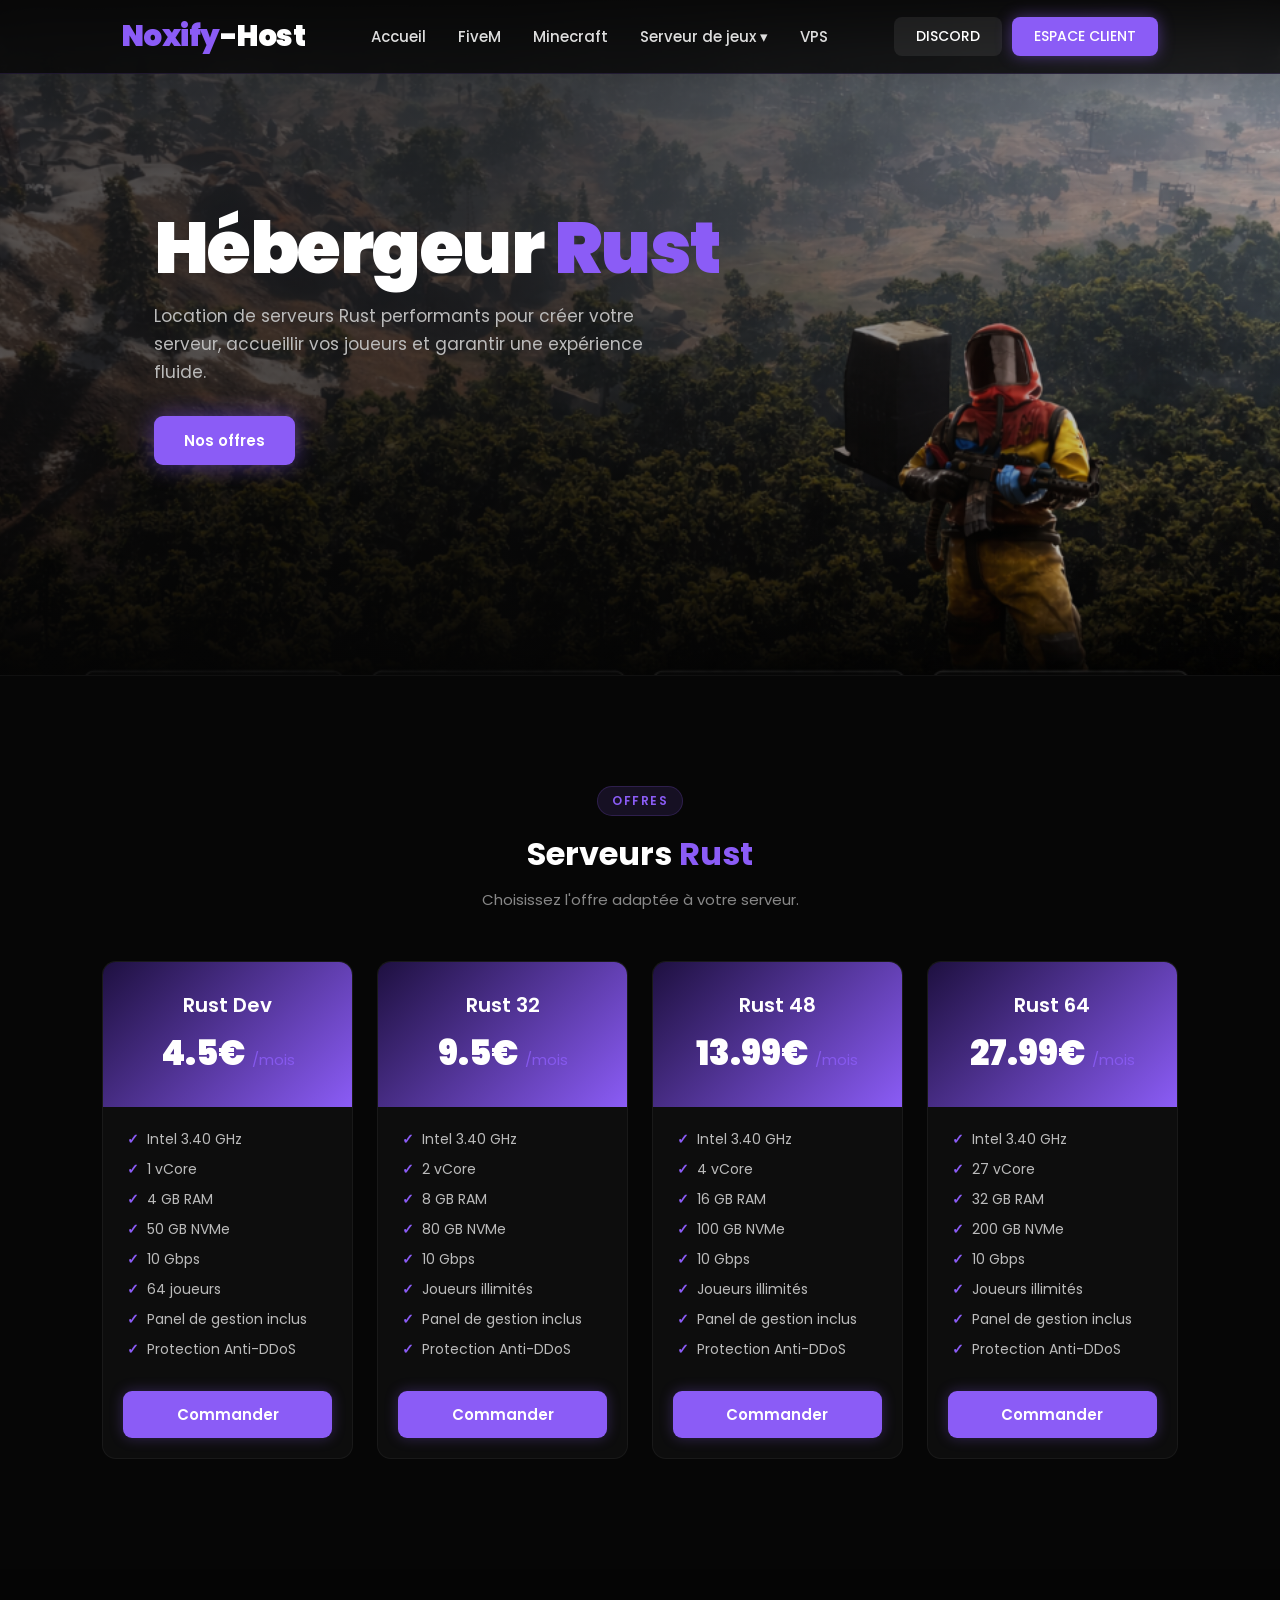
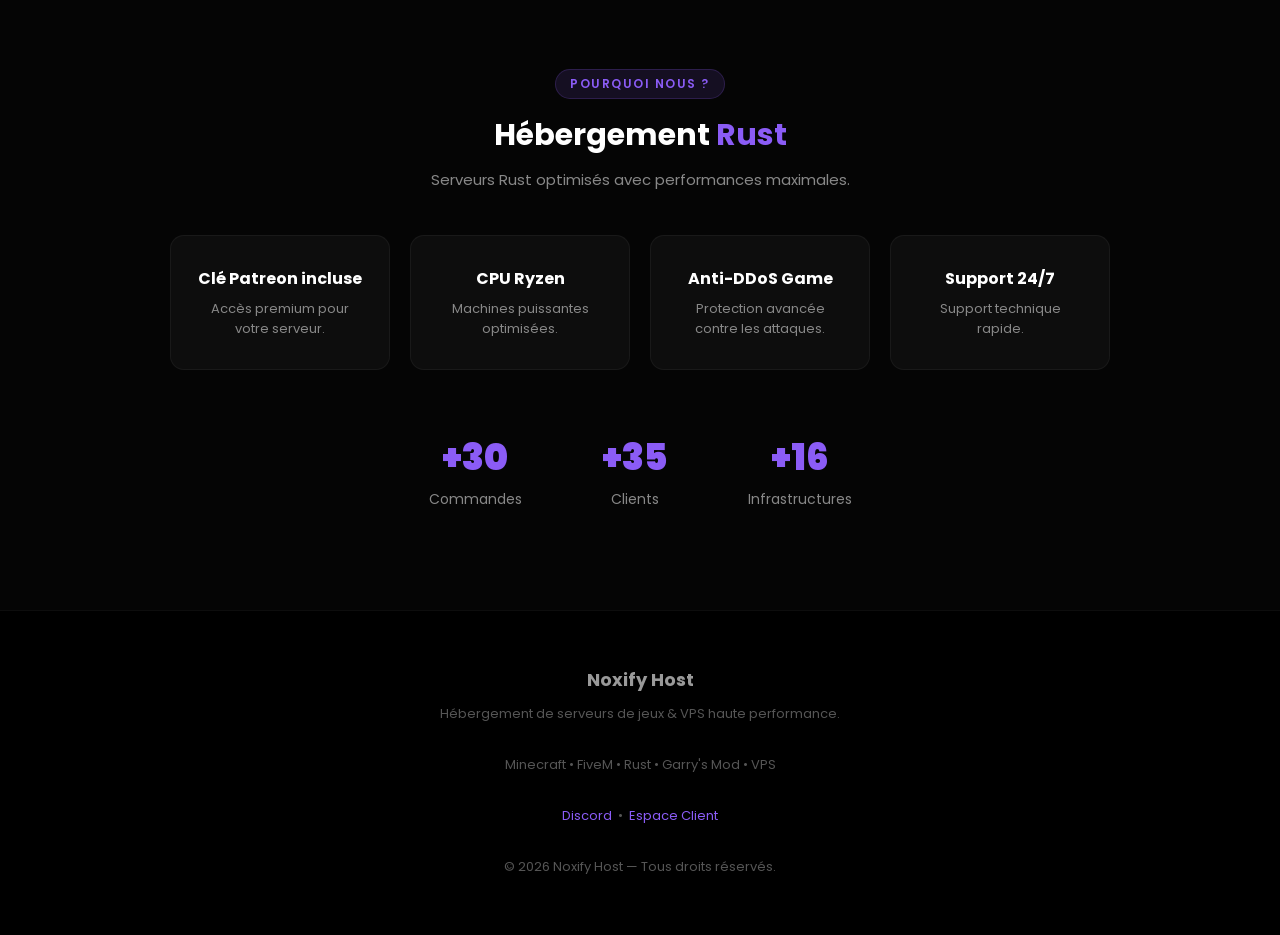
<file: rust.html>
<!DOCTYPE html>
<html lang="fr">
<head>
<meta charset="UTF-8">
<meta name="viewport" content="width=device-width, initial-scale=1.0">
<title>Noxify Host — Rust</title>
<link href="https://fonts.googleapis.com/css2?family=Poppins:wght@300;400;500;700;900&display=swap" rel="stylesheet">
<style>
*{margin:0;padding:0;box-sizing:border-box;font-family:Poppins,sans-serif;}
:root{--accent:#8b5cf6;--accent-dark:#7c3aed;}
body{background:#070707;color:white;overflow-x:hidden;}

header{position:fixed;top:0;width:100%;display:flex;align-items:center;justify-content:center;gap:50px;padding:15px 40px;background:rgba(7,7,7,0.80);backdrop-filter:blur(15px);-webkit-backdrop-filter:blur(15px);border-bottom:1px solid rgba(139,92,246,0.15);z-index:1000;}
.logo{font-weight:900;font-size:29px;letter-spacing:-0.5px;}
.logo span{color:var(--accent);}
.menu{display:flex;list-style:none;gap:0;align-items:center;}
.menu>li>a{padding:8px 16px;color:#ddd;text-decoration:none;font-size:15px;font-weight:500;transition:0.25s;border-radius:6px;display:block;}
.menu>li>a:hover{color:white;background:rgba(255,255,255,0.06);}
.dropdown{position:relative;}
.dropdown-menu{position:absolute;top:calc(100% + 10px);left:0;background:#0e0e0e;border:1px solid rgba(139,92,246,0.18);padding:20px 30px;border-radius:12px;display:flex;gap:40px;opacity:0;visibility:hidden;transform:translateY(8px);transition:0.22s ease;box-shadow:0 10px 40px rgba(0,0,0,0.7);min-width:200px;}
.dropdown:hover .dropdown-menu{opacity:1;visibility:visible;transform:translateY(0);}
.column{display:flex;flex-direction:column;gap:12px;}
.column a{display:flex;align-items:center;gap:10px;color:#bbb;text-decoration:none;font-size:14px;transition:0.2s;white-space:nowrap;}
.column a:hover{color:white;}
.column img{width:18px;height:18px;object-fit:contain;}
.buttons{display:flex;align-items:center;gap:10px;}
.buttons a,.buttons button{padding:9px 22px;border:none;border-radius:8px;cursor:pointer;font-weight:500;font-size:14px;text-decoration:none;transition:0.25s;display:inline-block;font-family:Poppins,sans-serif;}
.btn-discord{background:rgba(255,255,255,0.07);color:white;border:1px solid rgba(255,255,255,0.12);}
.btn-discord:hover{background:rgba(255,255,255,0.12);transform:translateY(-1px);}
.btn-client{background:var(--accent);color:white;box-shadow:0 0 16px rgba(139,92,246,0.45);}
.btn-client:hover{transform:translateY(-2px);box-shadow:0 0 24px rgba(139,92,246,0.7);}

.hero{height:75vh;background:url("rustfond.png") center/cover no-repeat;display:flex;align-items:center;justify-content:flex-start;text-align:left;padding-left:12%;position:relative;}
.hero::before{content:"";position:absolute;inset:0;background:linear-gradient(to right, rgba(7,7,7,0.65) 40%, rgba(7,7,7,0.1) 100%);}
.hero>div{position:relative;z-index:2;animation:fadeUp 0.9s ease both;}
.hero h1{font-size:72px;font-weight:900;line-height:1.05;letter-spacing:-1.5px;}
.hero span{color:var(--accent);}
.hero p{margin-top:16px;color:#bbb;font-size:17px;line-height:1.65;max-width:520px;}
.hero-buttons{margin-top:30px;}
.btn-primary{padding:13px 30px;background:var(--accent);color:white;border:none;border-radius:9px;font-size:15px;font-weight:600;cursor:pointer;box-shadow:0 0 22px rgba(139,92,246,0.5);transition:0.25s;font-family:Poppins,sans-serif;}
.btn-primary:hover{transform:translateY(-3px);box-shadow:0 0 32px rgba(139,92,246,0.75);}

.pricing{padding:110px 8%;background:#060606;text-align:center;border-top:1px solid rgba(255,255,255,0.04);}
.pricing h2{font-size:32px;font-weight:700;}
.pricing span{color:var(--accent);}
.pricing-desc{color:#888;margin-top:10px;font-size:15px;}
.pricing-grid{display:grid;grid-template-columns:repeat(auto-fit,minmax(220px,1fr));gap:24px;margin-top:50px;}

.price-card{background:#0d0d0d;border-radius:14px;overflow:hidden;transition:0.28s;border:1px solid rgba(255,255,255,0.05);}
.price-card:hover{transform:translateY(-10px);box-shadow:0 0 35px rgba(139,92,246,0.25);border-color:rgba(139,92,246,0.3);}
.price-top{background:linear-gradient(135deg,#1e1040,#8b5cf6);padding:28px;}
.price-top h3{font-size:20px;font-weight:600;}
.price-top h1{margin-top:8px;font-size:34px;font-weight:900;}
.price-top h1 span{font-size:15px;font-weight:400;opacity:0.85;}
.price-card ul{list-style:none;padding:22px 24px;text-align:left;}
.price-card li{margin-bottom:9px;color:#bbb;font-size:14px;display:flex;align-items:center;gap:8px;}
.price-card li::before{content:"✓";color:var(--accent);font-weight:700;flex-shrink:0;}
.order-btn{display:block;margin:0 20px 20px;padding:12px;text-align:center;background:var(--accent);color:white;border-radius:9px;text-decoration:none;font-weight:600;font-size:15px;transition:0.25s;box-shadow:0 0 14px rgba(139,92,246,0.3);}
.order-btn:hover{background:var(--accent-dark);box-shadow:0 0 22px rgba(139,92,246,0.55);}

.game-section{padding:100px 8%;text-align:center;background:#050505;}
.game-section h2{font-size:30px;font-weight:700;}
.game-section span{color:var(--accent);}
.game-section-desc{margin-top:10px;color:#888;font-size:15px;}
.features-row{display:flex;justify-content:center;gap:20px;margin-top:44px;flex-wrap:wrap;}
.feat-box{background:#0d0d0d;padding:30px 26px;border-radius:14px;width:220px;transition:0.35s;border:1px solid rgba(255,255,255,0.05);}
.feat-box:hover{transform:translateY(-8px);box-shadow:0 0 22px rgba(139,92,246,0.18);border-color:rgba(139,92,246,0.25);}
.feat-box h3{font-size:16px;margin-bottom:8px;}
.feat-box p{color:#888;font-size:13px;line-height:1.55;}
.stats-row{display:flex;justify-content:center;gap:80px;margin-top:60px;flex-wrap:wrap;}
.stats-row h3{color:var(--accent);font-size:36px;font-weight:900;}
.stats-row p{color:#888;font-size:14px;margin-top:4px;}

footer{text-align:center;padding:55px 40px;background:#000;color:#555;border-top:1px solid rgba(255,255,255,0.05);}
footer h3{color:#999;font-size:18px;margin-bottom:8px;}
footer p{font-size:13px;line-height:2;}
footer a{color:var(--accent);text-decoration:none;}
footer a:hover{text-decoration:underline;}

.section-label{display:inline-block;background:rgba(139,92,246,0.12);color:var(--accent);font-size:12px;font-weight:600;letter-spacing:1.5px;text-transform:uppercase;padding:5px 14px;border-radius:20px;margin-bottom:14px;border:1px solid rgba(139,92,246,0.2);}

@keyframes fadeUp{from{opacity:0;transform:translateY(35px);}to{opacity:1;transform:translateY(0);}}
</style>
</head>
<body>

<header>
  <div class="logo"><span>Noxify</span>-Host</div>
  <nav>
    <ul class="menu">
      <li><a href="index.html">Accueil</a></li>
      <li><a href="fivem.html">FiveM</a></li>
      <li><a href="minecraft.html">Minecraft</a></li>
      <li class="dropdown">
        <a href="#">Serveur de jeux ▾</a>
        <div class="dropdown-menu">
          <div class="column">
            <a href="fivem.html"><img src="fivem.png"> FiveM</a>
            <a href="minecraft.html"><img src="minecraft.png"> Minecraft</a>
            <a href="rust.html"><img src="rust.png"> Rust</a>
            <a href="Gmod.html"><img src="gmod.png"> Garry's Mod</a>
            <a href="#"><img src="ark.png"> Ark Survival</a>
          </div>
        </div>
      </li>
      <li><a href="#">VPS</a></li>
    </ul>
  </nav>
  <div class="buttons">
    <a href="https://discord.gg/HhD2nzzryc" target="_blank" class="btn-discord">DISCORD</a>
    <a href="https://client-noxifyhost.store" target="_blank" class="btn-client">ESPACE CLIENT</a>
  </div>
</header>

<section class="hero">
  <div>
    <h1>Hébergeur <span>Rust</span></h1>
    <p>Location de serveurs Rust performants pour créer votre serveur, accueillir vos joueurs et garantir une expérience fluide.</p>
    <div class="hero-buttons">
      <button class="btn-primary" onclick="document.querySelector('.pricing').scrollIntoView({behavior:'smooth'})">Nos offres</button>
    </div>
  </div>
</section>

<section class="pricing">
  <div class="section-label">Offres</div>
  <h2>Serveurs <span>Rust</span></h2>
  <p class="pricing-desc">Choisissez l'offre adaptée à votre serveur.</p>
  <div class="pricing-grid">

    <div class="price-card">
      <div class="price-top">
        <h3>Rust Dev</h3>
        <h1>4.5€ <span>/mois</span></h1>
      </div>
      <ul>
        <li>Intel 3.40 GHz</li>
        <li>1 vCore</li>
        <li>4 GB RAM</li>
        <li>50 GB NVMe</li>
        <li>10 Gbps</li>
        <li>64 joueurs</li>
        <li>Panel de gestion inclus</li>
        <li>Protection Anti-DDoS</li>
      </ul>
      <a class="order-btn" href="https://discord.gg/HhD2nzzryc" target="_blank">Commander</a>
    </div>

    <div class="price-card">
      <div class="price-top">
        <h3>Rust 32</h3>
        <h1>9.5€ <span>/mois</span></h1>
      </div>
      <ul>
        <li>Intel 3.40 GHz</li>
        <li>2 vCore</li>
        <li>8 GB RAM</li>
        <li>80 GB NVMe</li>
        <li>10 Gbps</li>
        <li>Joueurs illimités</li>
        <li>Panel de gestion inclus</li>
        <li>Protection Anti-DDoS</li>
      </ul>
      <a class="order-btn" href="https://discord.gg/HhD2nzzryc" target="_blank">Commander</a>
    </div>

    <div class="price-card">
      <div class="price-top">
        <h3>Rust 48</h3>
        <h1>13.99€ <span>/mois</span></h1>
      </div>
      <ul>
        <li>Intel 3.40 GHz</li>
        <li>4 vCore</li>
        <li>16 GB RAM</li>
        <li>100 GB NVMe</li>
        <li>10 Gbps</li>
        <li>Joueurs illimités</li>
        <li>Panel de gestion inclus</li>
        <li>Protection Anti-DDoS</li>
      </ul>
      <a class="order-btn" href="https://discord.gg/HhD2nzzryc" target="_blank">Commander</a>
    </div>

    <div class="price-card">
      <div class="price-top">
        <h3>Rust 64</h3>
        <h1>27.99€ <span>/mois</span></h1>
      </div>
      <ul>
        <li>Intel 3.40 GHz</li>
        <li>27 vCore</li>
        <li>32 GB RAM</li>
        <li>200 GB NVMe</li>
        <li>10 Gbps</li>
        <li>Joueurs illimités</li>
        <li>Panel de gestion inclus</li>
        <li>Protection Anti-DDoS</li>
      </ul>
      <a class="order-btn" href="https://discord.gg/HhD2nzzryc" target="_blank">Commander</a>
    </div>

  </div>
</section>

<section class="game-section">
  <div class="section-label">Pourquoi nous ?</div>
  <h2>Hébergement <span>Rust</span></h2>
  <p class="game-section-desc">Serveurs Rust optimisés avec performances maximales.</p>
  <div class="features-row">
    <div class="feat-box"><h3>Clé Patreon incluse</h3><p>Accès premium pour votre serveur.</p></div>
    <div class="feat-box"><h3>CPU Ryzen</h3><p>Machines puissantes optimisées.</p></div>
    <div class="feat-box"><h3>Anti-DDoS Game</h3><p>Protection avancée contre les attaques.</p></div>
    <div class="feat-box"><h3>Support 24/7</h3><p>Support technique rapide.</p></div>
  </div>
  <div class="stats-row">
    <div><h3>+30</h3><p>Commandes</p></div>
    <div><h3>+35</h3><p>Clients</p></div>
    <div><h3>+16</h3><p>Infrastructures</p></div>
  </div>
</section>

<footer>
  <h3>Noxify Host</h3>
  <p>Hébergement de serveurs de jeux &amp; VPS haute performance.</p>
  <br>
  <p>Minecraft • FiveM • Rust • Garry's Mod • VPS</p>
  <br>
  <p><a href="https://discord.gg/HhD2nzzryc" target="_blank">Discord</a> &nbsp;•&nbsp; <a href="https://client-noxifyhost.store" target="_blank">Espace Client</a></p>
  <br>
  <p>© 2026 Noxify Host — Tous droits réservés.</p>
</footer>

</body>
</html>
</file>
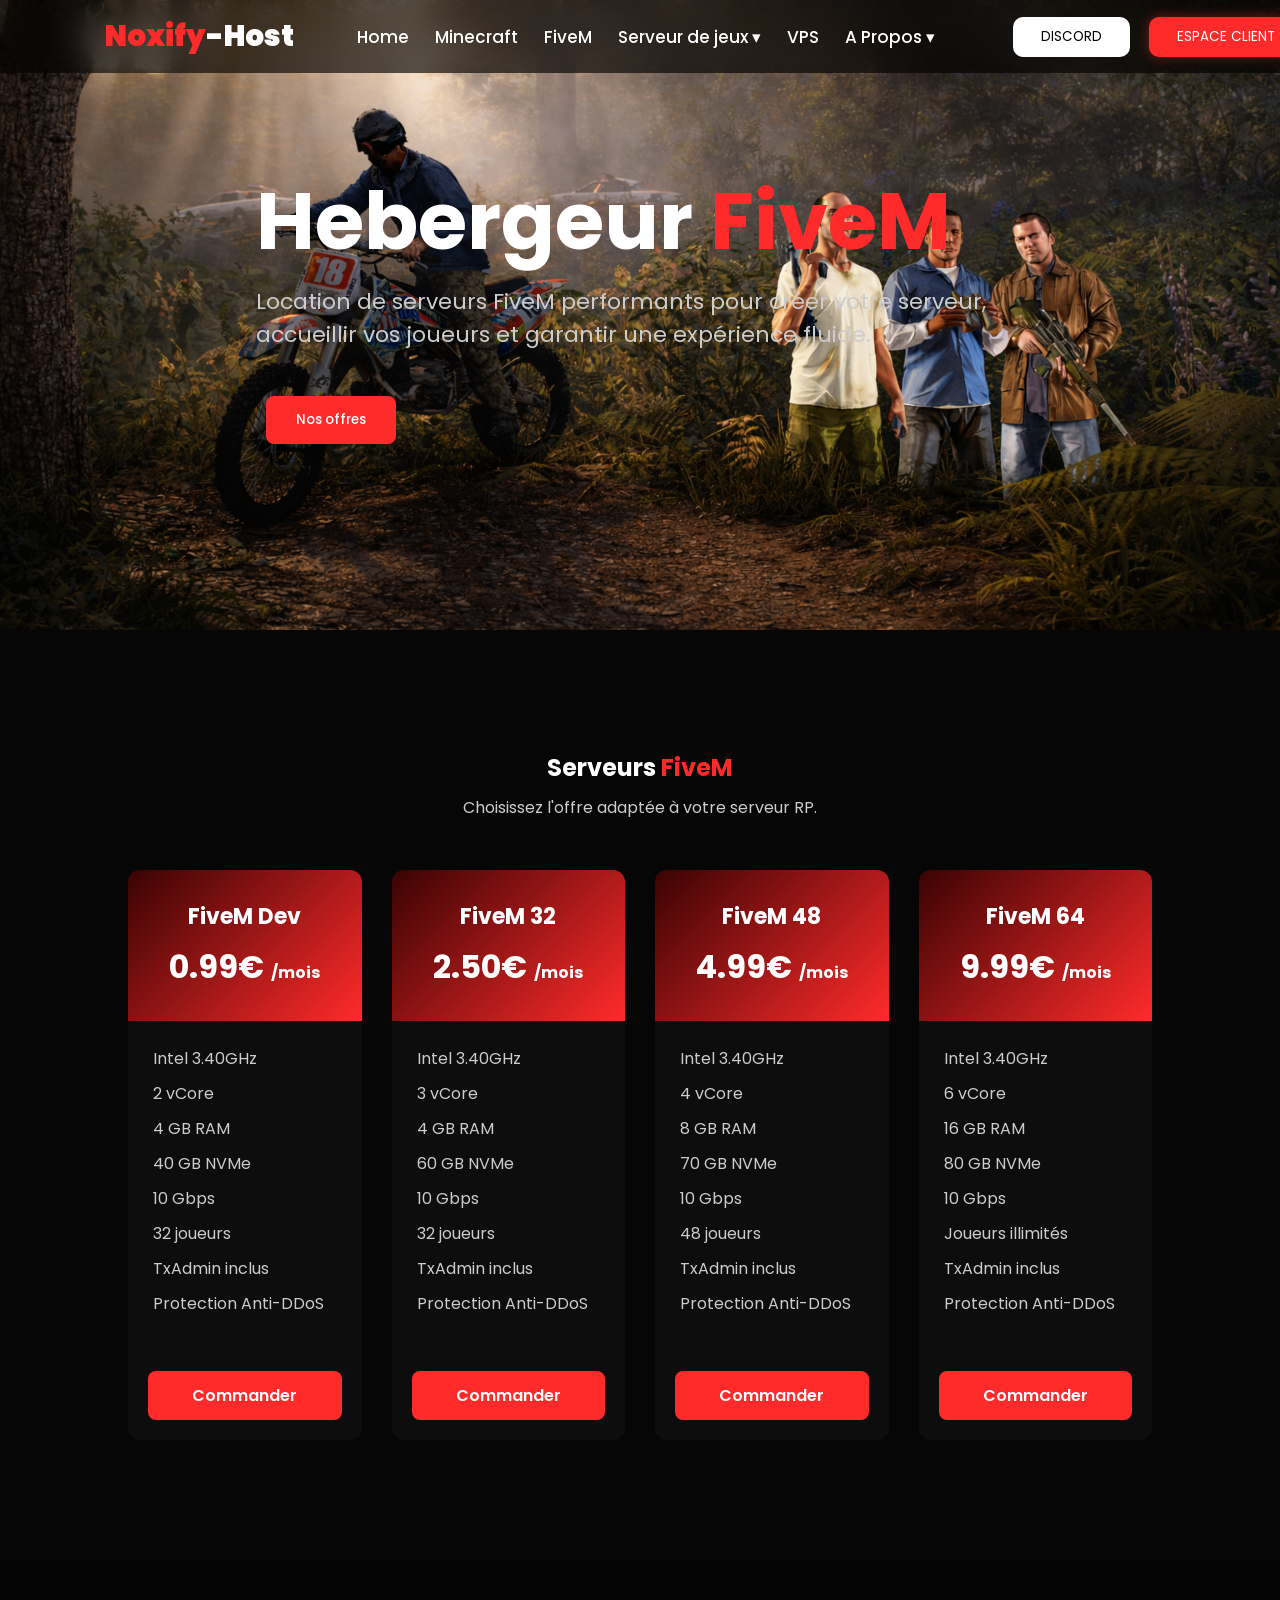
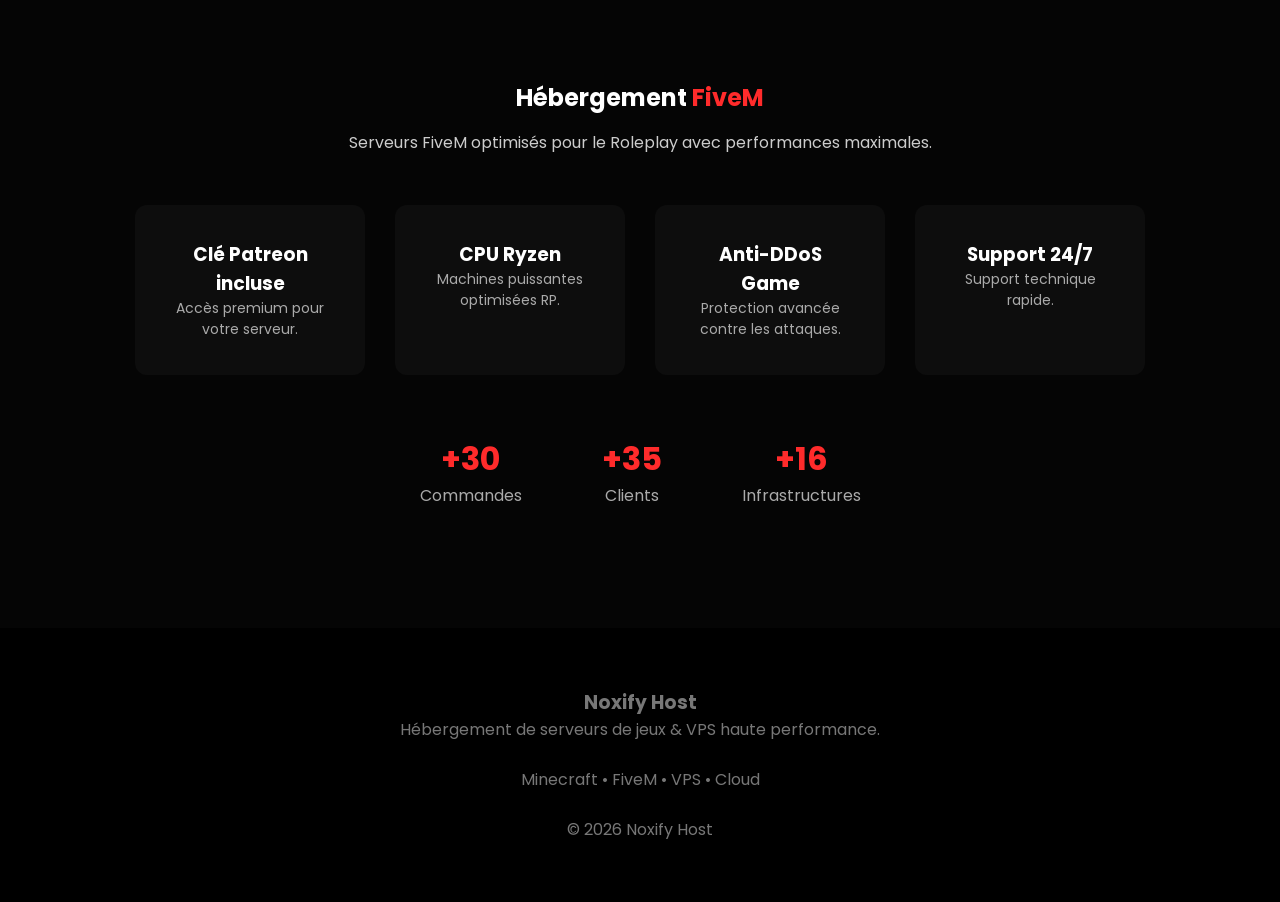
<file: html/fivem.html>
<!DOCTYPE html>
<html lang="fr">

<head>
<meta charset="UTF-8">
<title>Noxify Host</title>
<link rel="stylesheet" href="/style/fivem.css">
<link href="https://fonts.googleapis.com/css2?family=Poppins:wght@300;500;700&display=swap" rel="stylesheet">


<body>
<header>

<div class="logo">
<span>Noxify</span>-Host
</div>

<nav class="navbar">
<ul class="menu">

    <li><a href="index.html">Home</a></li>
<li><a href="minecraft.html">Minecraft</a></li>
<li><a href="fivem.html">FiveM</a></li>

<li class="dropdown">
<a href="#">Serveur de jeux ▾</a>

<div class="dropdown-menu">

<div class="column">
<a href="fivem.html"><img src="/img/fivem.png"> FiveM</a>
<a href="minecraft.html"><img src="/img/minecraft.png"> Minecraft</a>
<a href="rust.html"><img src="/img/rust.png"> Rust</a>
<a href="Gmod.html"><img src="/img/gmod.png"> Garry's Mod</a>
<a href="#"><img src="/img/ark.png"> Ark Survival</a>

</div>

     
      </div>
    </li>

    <li><a href="#">VPS</a></li>
    
<li class="dropdown">
<a href="#">A Propos ▾</a>

<div class="dropdown-menu">

<div class="column">
<a href="https://discord.gg/TMYsj8FPNg"><img src="/img/discord.png"> Discord</a>
<a href="https://docs.google.com/document/d/1-SjulJAlnoet7sxczA6nRrApv588deVYGDTuci8vPjs/edit?usp=sharing"><img src="/img/argent.png"> Condition Générales d’utilisation</a>
<a href="https://docs.google.com/document/d/1RLc7A5egnZTXRIU7VuDUEhS48q4EmQtt2GM_t5DZPIg/edit?usp=sharing"><img src="/img/reglement.png">  RÈGLEMENT D’UTILISATION</a>
<a href="https://docs.google.com/document/d/1qCGnPb2x362j0OupZAFq4QUYTR8ngCTxFYRwEbrApnY/edit?usp=sharing"><img src="/img/presentation.png">   Présentation de NoxifyHost</a>
  </ul>
</nav>

<div class="buttons">
<button class="demo" onclick="window.open('https://discord.gg/TMYsj8FPNg', '_blank')">
DISCORD
</button>
<button class="client" onclick="window.open('https://client-noxifyhost.store', '_blank')">
ESPACE CLIENT
</button>
</div>
</header>

<section class="hero">
<div>
<h1>Hebergeur <span>FiveM</span></h1>
<p>
Location de serveurs FiveM performants pour créer votre serveur,<br>
accueillir vos joueurs et garantir une expérience fluide.
</p>
<div class="hero-buttons">
<button class="red">Nos offres</button>
</div>
</div>
</section>

<!-- OFFRES -->
<section class="pricing">
<h2>Serveurs <span>FiveM</span></h2>
<p class="pricing-desc">Choisissez l'offre adaptée à votre serveur RP.</p>

<div class="pricing-grid">

<div class="price-card">
<div class="price-top">
<h3>FiveM Dev</h3>
<h1>0.99€ <span>/mois</span></h1>
</div>
<ul>
<li>Intel 3.40GHz</li>
<li>2 vCore</li>
<li>4 GB RAM</li>
<li>40 GB NVMe</li>
<li>10 Gbps</li>
<li>32 joueurs</li>
<li>TxAdmin inclus</li>
<li>Protection Anti-DDoS</li>
</ul>
<a class="order-btn" href="https://discord.gg/2qw3WRteSA" target="_blank">Commander</a>
</div>

<div class="price-card">
<div class="price-top">
<h3>FiveM 32</h3>
<h1>2.50€ <span>/mois</span></h1>
</div>
<ul>
<li>Intel 3.40GHz</li>
<li>3 vCore</li>
<li>4 GB RAM</li>
<li>60 GB NVMe</li>
<li>10 Gbps</li>
<li>32 joueurs</li>
<li>TxAdmin inclus</li>
<li>Protection Anti-DDoS</li>
</ul>
<a class="order-btn" href="https://discord.gg/2qw3WRteSA" target="_blank">Commander</a>
</div>

<div class="price-card">
<div class="price-top">
<h3>FiveM 48</h3>
<h1>4.99€ <span>/mois</span></h1>
</div>
<ul>
<li>Intel 3.40GHz</li>
<li>4 vCore</li>
<li>8 GB RAM</li>
<li>70 GB NVMe</li>
<li>10 Gbps</li>
<li>48 joueurs</li>
<li>TxAdmin inclus</li>
<li>Protection Anti-DDoS</li>
</ul>
<a class="order-btn" href="https://discord.gg/2qw3WRteSA" target="_blank">Commander</a>
</div>

<div class="price-card">
<div class="price-top">
<h3>FiveM 64</h3>
<h1>9.99€ <span>/mois</span></h1>
</div>
<ul>
<li>Intel 3.40GHz</li>
<li>6 vCore</li>
<li>16 GB RAM</li>
<li>80 GB NVMe</li>
<li>10 Gbps</li>
<li>Joueurs illimités</li>
<li>TxAdmin inclus</li>
<li>Protection Anti-DDoS</li>
</ul>
<a class="order-btn" href="https://discord.gg/2qw3WRteSA" target="_blank">Commander</a>
</div>

</div>
</section>

<!-- SERVICES -->
<section class="fivem">
<h2>Hébergement <span>FiveM</span></h2>
<p class="fivem-desc">
Serveurs FiveM optimisés pour le Roleplay avec performances maximales.
</p>

<div class="fivem-features">
<div class="fivem-box">
<h3>Clé Patreon incluse</h3>
<p>Accès premium pour votre serveur.</p>
</div>
<div class="fivem-box">
<h3>CPU Ryzen</h3>
<p>Machines puissantes optimisées RP.</p>
</div>
<div class="fivem-box">
<h3>Anti-DDoS Game</h3>
<p>Protection avancée contre les attaques.</p>
</div>
<div class="fivem-box">
<h3>Support 24/7</h3>
<p>Support technique rapide.</p>
</div>
</div>

<div class="fivem-stats">
<div>
<h3>+30</h3>
<p>Commandes</p>
</div>
<div>
<h3>+35</h3>
<p>Clients</p>
</div>
<div>
<h3>+16</h3>
<p>Infrastructures</p>
</div>
</div>
</section>

<footer>
<h3>Noxify Host</h3>
<p>Hébergement de serveurs de jeux & VPS haute performance.</p>
<br>
<p>Minecraft • FiveM • VPS • Cloud</p>
<br>
<p>© 2026 Noxify Host</p>
</footer>

</body>
</html>
</file>
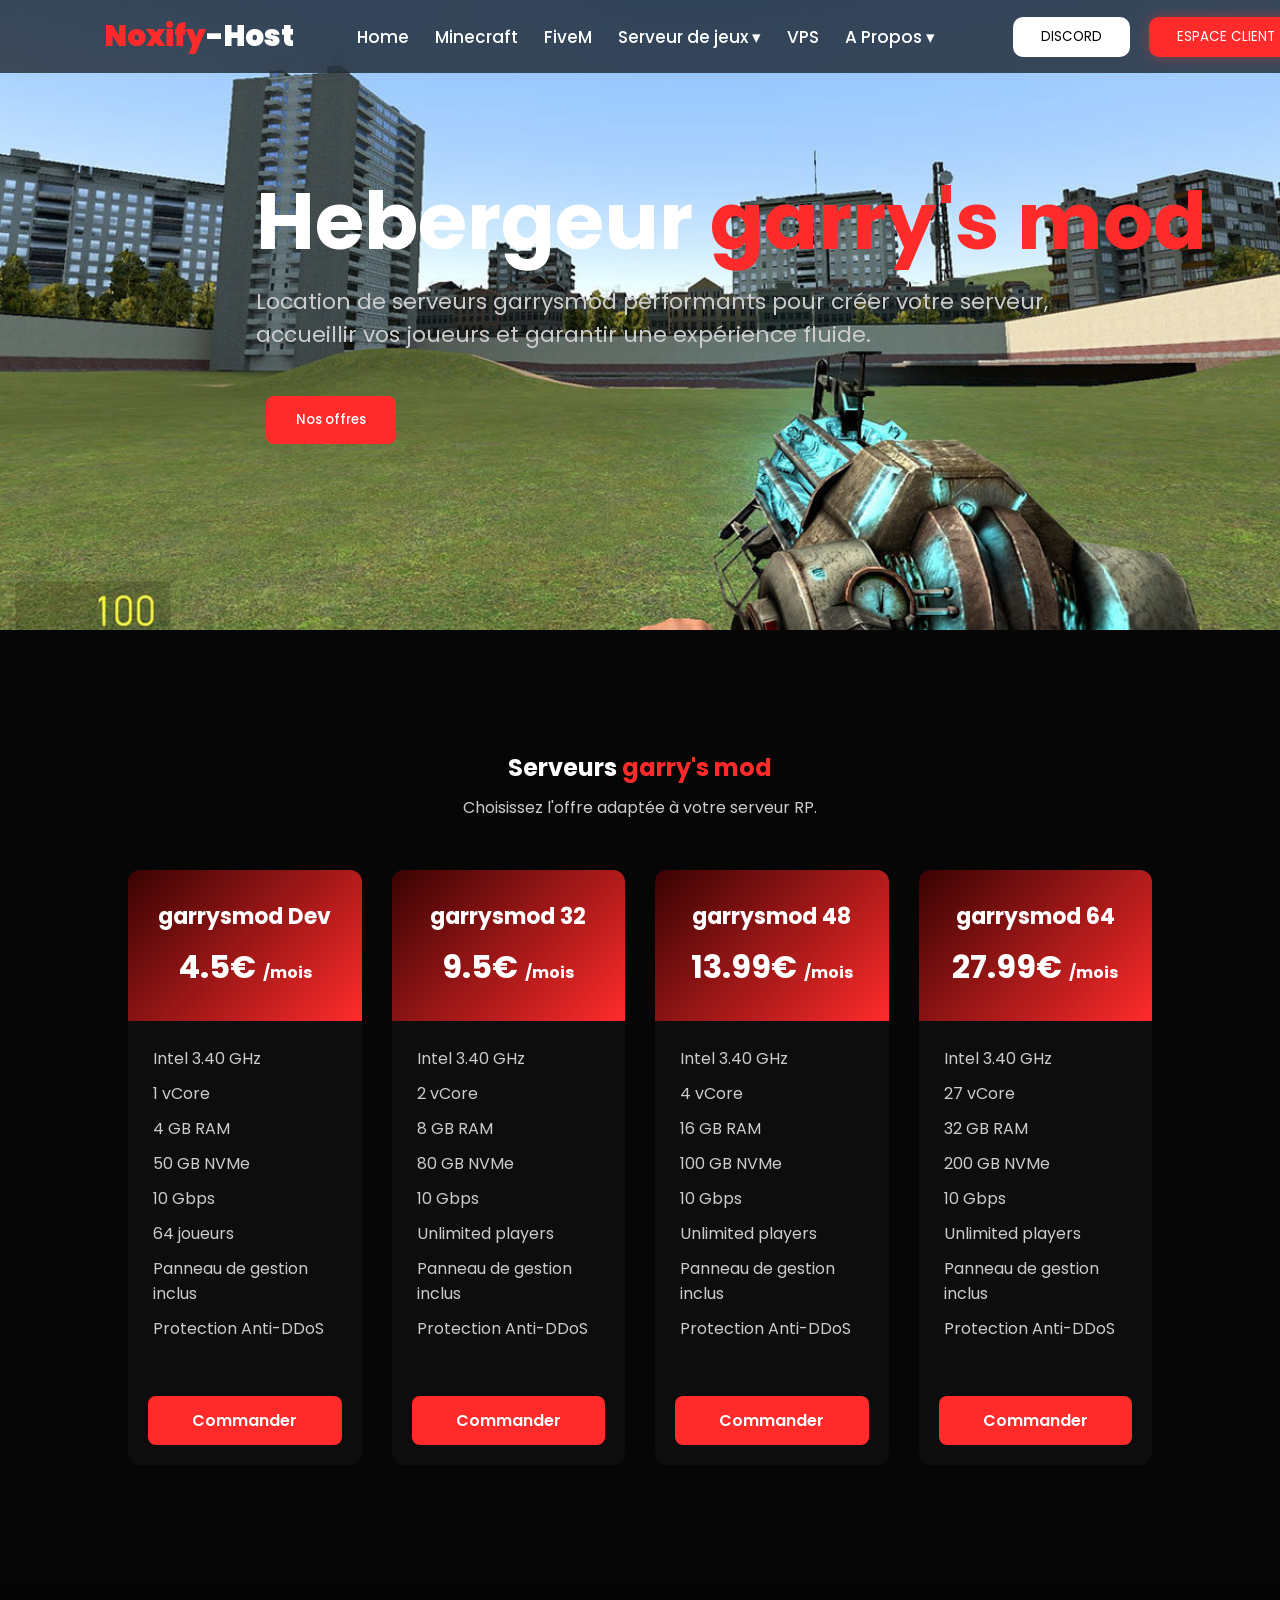
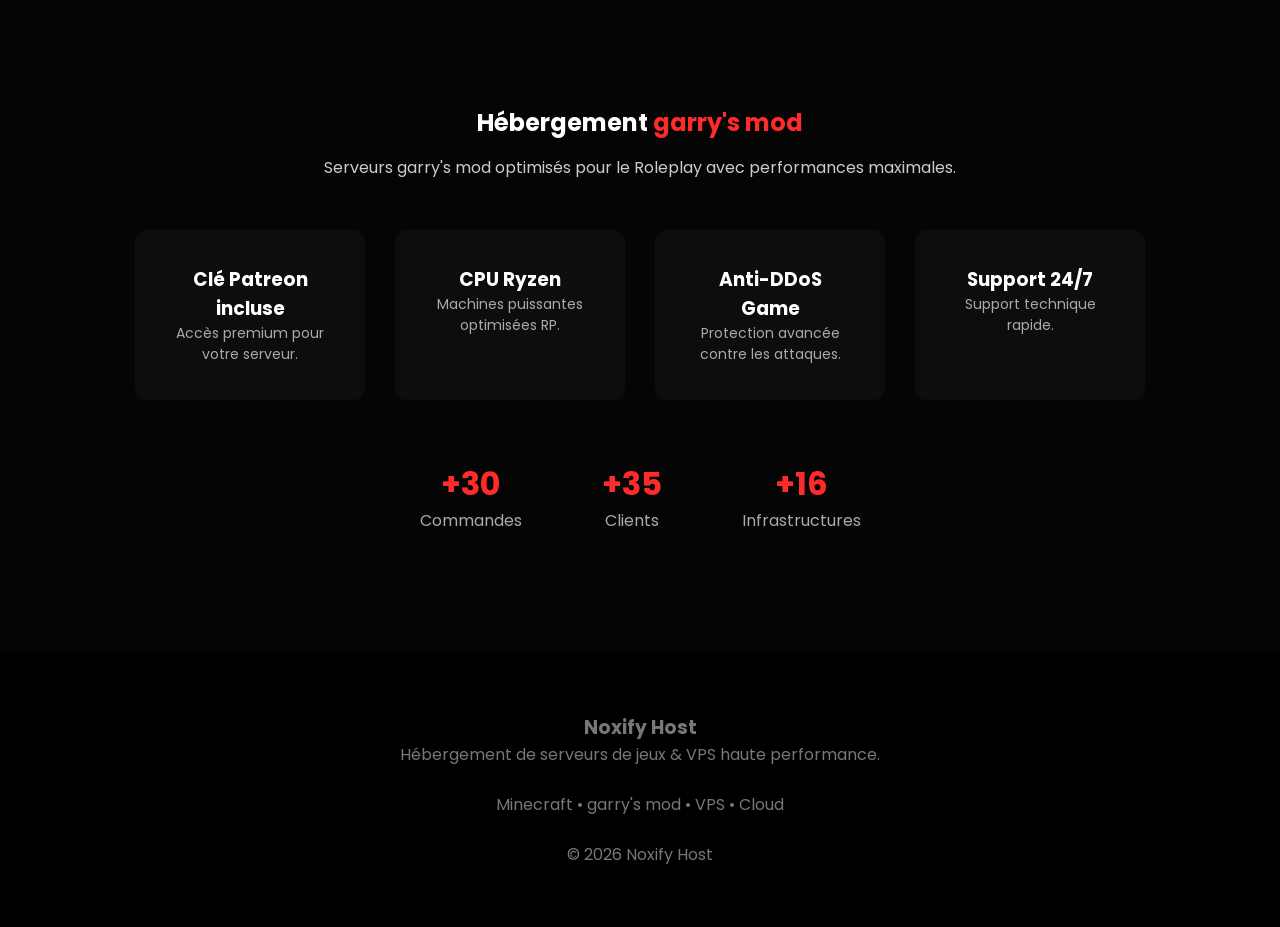
<file: html/Gmod.html>
<!DOCTYPE html>
<html lang="fr">

<head>
<meta charset="UTF-8">
<title>Noxify Host</title>
<link rel="stylesheet" href="/style/gmod.css">
<link href="https://fonts.googleapis.com/css2?family=Poppins:wght@300;500;700&display=swap" rel="stylesheet">


<body>
<header>


<div class="logo">
<span>Noxify</span>-Host
</div>

<nav class="navbar">
<ul class="menu">

    <li><a href="index.html">Home</a></li>
<li><a href="minecraft.html">Minecraft</a></li>
<li><a href="fivem.html">FiveM</a></li>

<li class="dropdown">
<a href="#">Serveur de jeux ▾</a>

<div class="dropdown-menu">

<div class="column">
<a href="fivem.html"><img src="/img/fivem.png"> FiveM</a>
<a href="minecraft.html"><img src="/img/minecraft.png"> Minecraft</a>
<a href="rust.html"><img src="/img/rust.png"> Rust</a>
<a href="Gmod.html"><img src="/img/gmod.png"> Garry's Mod</a>
<a href="#"><img src="/img/ark.png"> Ark Survival</a>

</div>

     
      </div>
    </li>

    <li><a href="#">VPS</a></li>
    
<li class="dropdown">
<a href="#">A Propos ▾</a>

<div class="dropdown-menu">

<div class="column">
<a href="https://discord.gg/TMYsj8FPNg"><img src="/img/discord.png"> Discord</a>
<a href="https://docs.google.com/document/d/1-SjulJAlnoet7sxczA6nRrApv588deVYGDTuci8vPjs/edit?usp=sharing"><img src="/img/argent.png"> Condition Générales d’utilisation</a>
<a href="https://docs.google.com/document/d/1RLc7A5egnZTXRIU7VuDUEhS48q4EmQtt2GM_t5DZPIg/edit?usp=sharing"><img src="/img/reglement.png">  RÈGLEMENT D’UTILISATION</a>
<a href="https://docs.google.com/document/d/1qCGnPb2x362j0OupZAFq4QUYTR8ngCTxFYRwEbrApnY/edit?usp=sharing"><img src="/img/presentation.png">   Présentation de NoxifyHost</a>
  </ul>
</nav>

<div class="buttons">
<button class="demo" onclick="window.open('https://discord.gg/TMYsj8FPNg', '_blank')">
DISCORD
</button>
<button class="client" onclick="window.open('https://client-noxifyhost.store', '_blank')">
ESPACE CLIENT
</button>
</div>

</header>

<section class="hero">
<div>
<h1>Hebergeur <span>garry's mod</span></h1>
<p>
Location de serveurs garrysmod performants pour créer votre serveur,<br>
accueillir vos joueurs et garantir une expérience fluide.
</p>
<div class="hero-buttons">
<button class="red">Nos offres</button>
</div>
</div>
</section>

<!-- OFFRES -->
<section class="pricing">
<h2>Serveurs <span>garry's mod</span></h2>
<p class="pricing-desc">Choisissez l'offre adaptée à votre serveur RP.</p>

<div class="pricing-grid">

<div class="price-card">
<div class="price-top">
<h3>garrysmod Dev</h3>
<h1>4.5€ <span>/mois</span></h1>
</div>
<ul>
<li>Intel 3.40 GHz</li>
<li>1 vCore</li>
<li>4 GB RAM</li>
<li>50 GB NVMe</li>
<li>10 Gbps</li>
<li>64 joueurs</li>
<li>Panneau de gestion inclus</li>
<li>Protection Anti-DDoS</li>
</ul>
<a class="order-btn" href="https://discord.gg/2qw3WRteSA" target="_blank">Commander</a>
</div>

<div class="price-card">
<div class="price-top">
<h3>garrysmod 32</h3>
<h1>9.5€ <span>/mois</span></h1>
</div>
<ul>
<li>Intel 3.40 GHz</li>
<li>2 vCore</li>
<li>8 GB RAM</li>
<li>80 GB NVMe</li>
<li>10 Gbps</li>
<li>Unlimited players</li>
<li>Panneau de gestion inclus</li>
<li>Protection Anti-DDoS</li>
</ul>
<a class="order-btn" href="https://discord.gg/2qw3WRteSA" target="_blank">Commander</a>
</div>

<div class="price-card">
<div class="price-top">
<h3>garrysmod 48</h3>
<h1>13.99€ <span>/mois</span></h1>
</div>
<ul>
<li>Intel 3.40 GHz</li>
<li>4 vCore</li>
<li>16 GB RAM</li>
<li>100 GB NVMe</li>
<li>10 Gbps</li>
<li>Unlimited players</li>
<li>Panneau de gestion inclus</li>
<li>Protection Anti-DDoS</li>
</ul>
<a class="order-btn" href="https://discord.gg/2qw3WRteSA" target="_blank">Commander</a>
</div>

<div class="price-card">
<div class="price-top">
<h3>garrysmod 64</h3>
<h1>27.99€ <span>/mois</span></h1>
</div>
<ul>
<li>Intel 3.40 GHz</li>
<li>27 vCore</li>
<li>32 GB RAM</li>
<li>200 GB NVMe</li>
<li>10 Gbps</li>
<li>Unlimited players</li>
<li>Panneau de gestion inclus</li>
<li>Protection Anti-DDoS</li>
</ul>
<a class="order-btn" href="https://discord.gg/2qw3WRteSA" target="_blank">Commander</a>
</div>
</div>
</section>

<!-- SERVICES -->
<section class="garrysmod">
<h2>Hébergement <span>garry's mod</span></h2>
<p class="garrysmod-desc">
Serveurs garry's mod optimisés pour le Roleplay avec performances maximales.
</p>

<div class="garrysmod-features">
<div class="garrysmod-box">
<h3>Clé Patreon incluse</h3>
<p>Accès premium pour votre serveur.</p>
</div>
<div class="garrysmod-box">
<h3>CPU Ryzen</h3>
<p>Machines puissantes optimisées RP.</p>
</div>
<div class="garrysmod-box">
<h3>Anti-DDoS Game</h3>
<p>Protection avancée contre les attaques.</p>
</div>
<div class="garrysmod-box">
<h3>Support 24/7</h3>
<p>Support technique rapide.</p>
</div>
</div>

<div class="garrysmod-stats">
<div>
<h3>+30</h3>
<p>Commandes</p>
</div>
<div>
<h3>+35</h3>
<p>Clients</p>
</div>
<div>
<h3>+16</h3>
<p>Infrastructures</p>
</div>
</div>
</section>

<footer>
<h3>Noxify Host</h3>
<p>Hébergement de serveurs de jeux & VPS haute performance.</p>
<br>
<p>Minecraft • garry's mod • VPS • Cloud</p>
<br>
<p>© 2026 Noxify Host</p>
</footer>

</body>
</html>
</file>
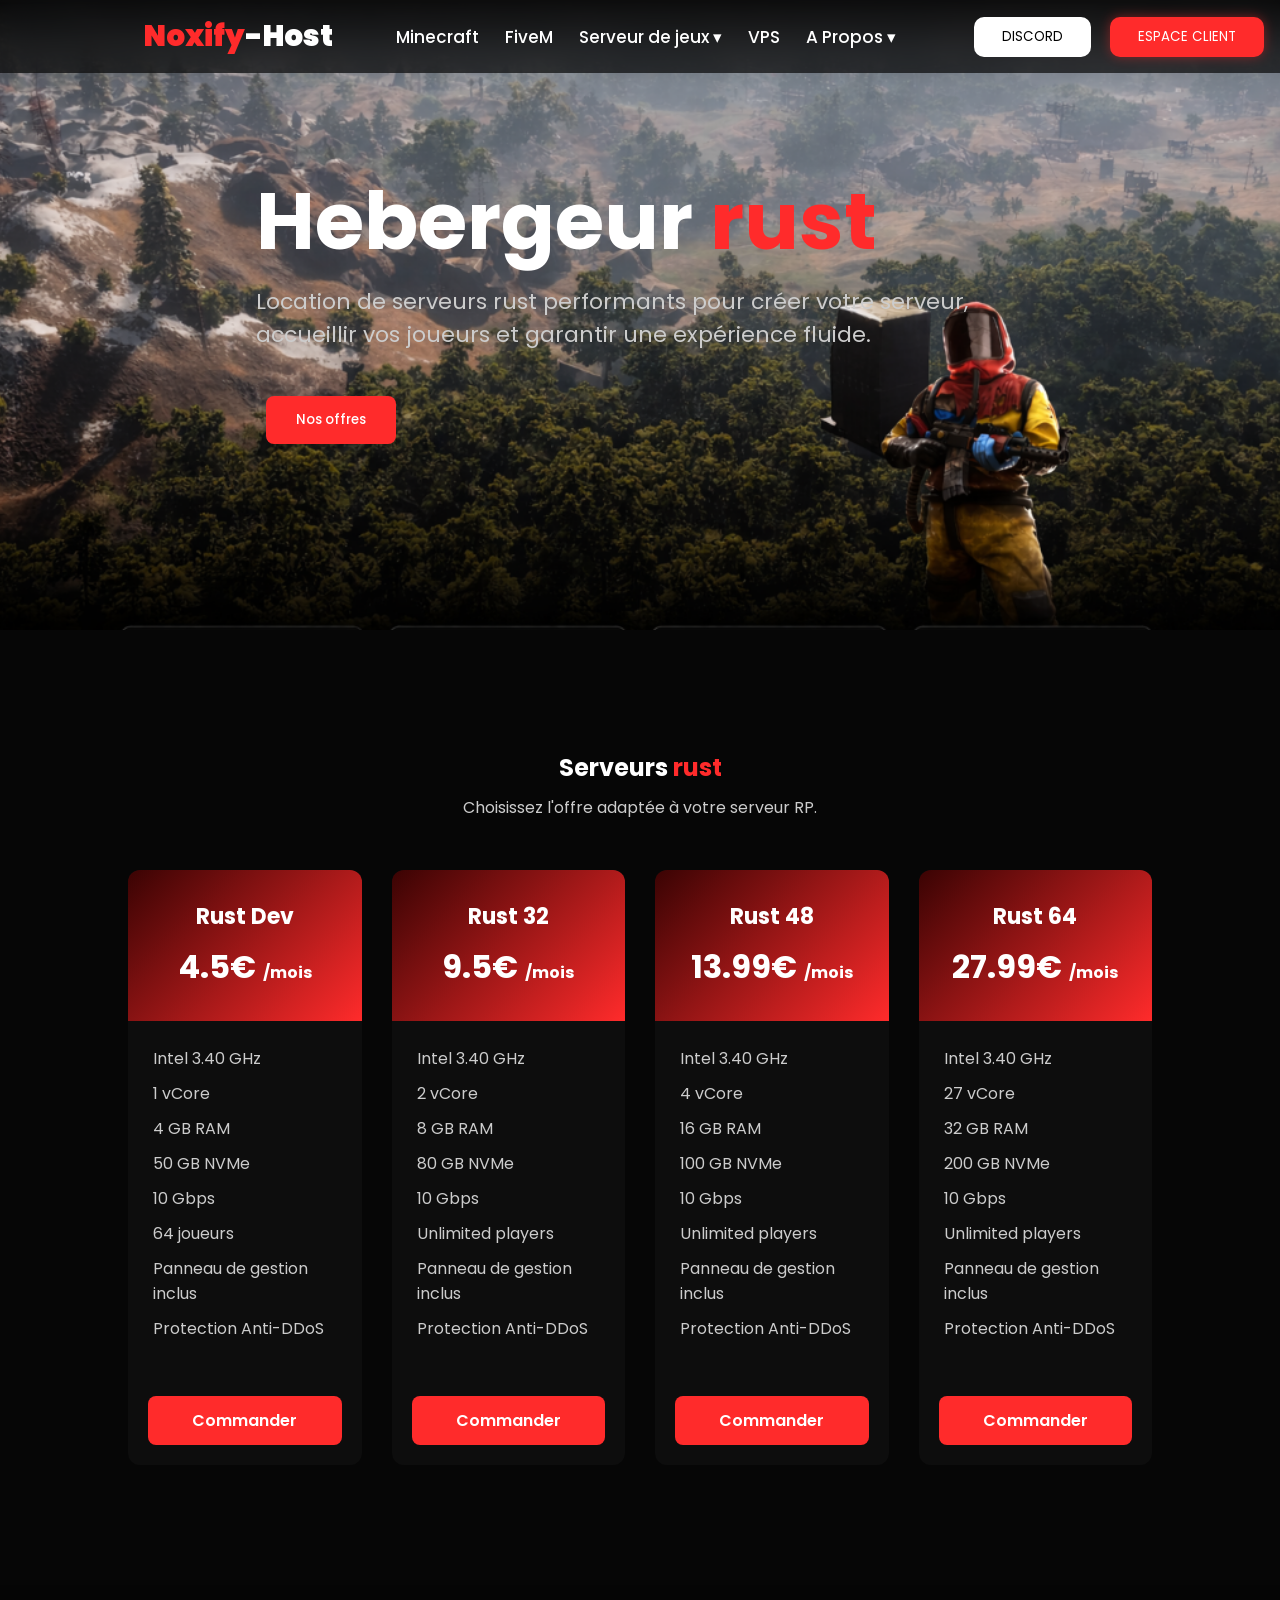
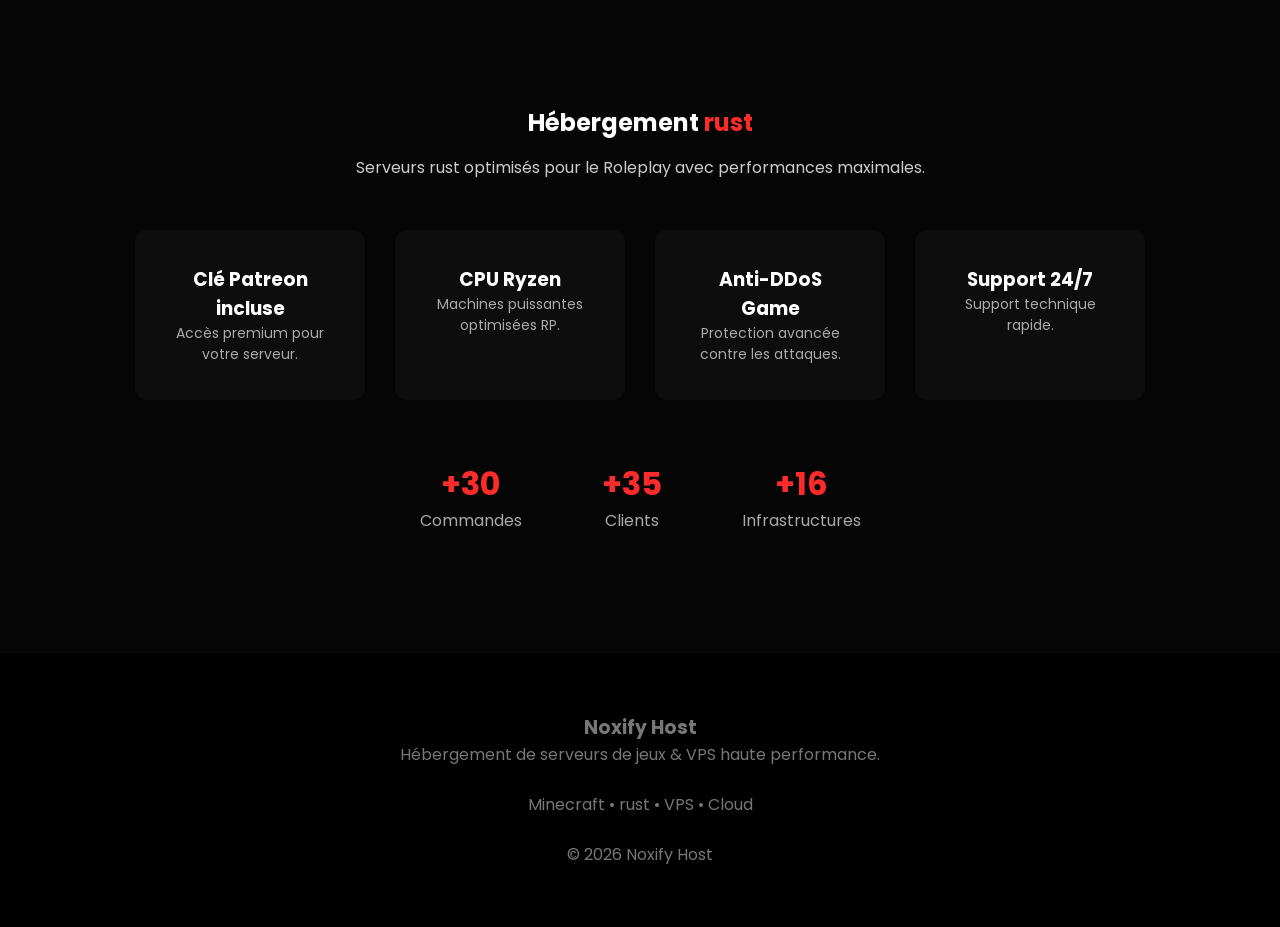
<file: html/rust.html>
<!DOCTYPE html>
<html lang="fr">

<head>
<meta charset="UTF-8">
<title>Noxify Host</title>
<link rel="stylesheet" href="/style/rust.css">
<link href="https://fonts.googleapis.com/css2?family=Poppins:wght@300;500;700&display=swap" rel="stylesheet">

<body>
<header>

<div class="logo">
<span>Noxify</span>-Host
</div>

<nav class="navbar">
<ul class="menu">

<li><a href="minecraft.html">Minecraft</a></li>
<li><a href="fivem.html">FiveM</a></li>

<li class="dropdown">
<a href="#">Serveur de jeux ▾</a>

<div class="dropdown-menu">

<div class="column">
<a href="fivem.html"><img src="/img/fivem.png"> FiveM</a>
<a href="minecraft.html"><img src="/img/minecraft.png"> Minecraft</a>
<a href="rust.html"><img src="/img/rust.png"> Rust</a>
<a href="Gmod.html"><img src="/img/gmod.png"> Garry's Mod</a>
<a href="#"><img src="/img/ark.png"> Ark Survival</a>

</div>

     
      </div>
    </li>

    <li><a href="#">VPS</a></li>
    
<li class="dropdown">
<a href="#">A Propos ▾</a>

<div class="dropdown-menu">

<div class="column">
<a href="https://discord.gg/TMYsj8FPNg"><img src="/img/discord.png"> Discord</a>
<a href="https://docs.google.com/document/d/1-SjulJAlnoet7sxczA6nRrApv588deVYGDTuci8vPjs/edit?usp=sharing"><img src="/img/argent.png"> Condition Générales d’utilisation</a>
<a href="https://docs.google.com/document/d/1RLc7A5egnZTXRIU7VuDUEhS48q4EmQtt2GM_t5DZPIg/edit?usp=sharing"><img src="/img/reglement.png">  RÈGLEMENT D’UTILISATION</a>
<a href="https://docs.google.com/document/d/1qCGnPb2x362j0OupZAFq4QUYTR8ngCTxFYRwEbrApnY/edit?usp=sharing"><img src="/img/presentation.png">   Présentation de NoxifyHost</a>
  </ul>
</nav>

<div class="buttons">
<button class="demo" onclick="window.open('https://discord.gg/TMYsj8FPNg', '_blank')">
DISCORD
</button>
<button class="client" onclick="window.open('https://client-noxifyhost.store', '_blank')">
ESPACE CLIENT
</button>
</div>
</header>

<section class="hero">
<div>
<h1>Hebergeur <span>rust</span></h1>
<p>
Location de serveurs rust performants pour créer votre serveur,<br>
accueillir vos joueurs et garantir une expérience fluide.
</p>
<div class="hero-buttons">
<button class="red">Nos offres</button>
</div>
</div>
</section>

<!-- OFFRES -->
<section class="pricing">
<h2>Serveurs <span>rust</span></h2>
<p class="pricing-desc">Choisissez l'offre adaptée à votre serveur RP.</p>

<div class="pricing-grid">

<div class="price-card">
<div class="price-top">
<h3>Rust Dev</h3>
<h1>4.5€ <span>/mois</span></h1>
</div>
<ul>
<li>Intel 3.40 GHz</li>
<li>1 vCore</li>
<li>4 GB RAM</li>
<li>50 GB NVMe</li>
<li>10 Gbps</li>
<li>64 joueurs</li>
<li>Panneau de gestion inclus</li>
<li>Protection Anti-DDoS</li>
</ul>
<a class="order-btn" href="https://discord.gg/2qw3WRteSA" target="_blank">Commander</a>
</div>

<div class="price-card">
<div class="price-top">
<h3>Rust 32</h3>
<h1>9.5€ <span>/mois</span></h1>
</div>
<ul>
<li>Intel 3.40 GHz</li>
<li>2 vCore</li>
<li>8 GB RAM</li>
<li>80 GB NVMe</li>
<li>10 Gbps</li>
<li>Unlimited players</li>
<li>Panneau de gestion inclus</li>
<li>Protection Anti-DDoS</li>
</ul>
<a class="order-btn" href="https://discord.gg/2qw3WRteSA" target="_blank">Commander</a>
</div>

<div class="price-card">
<div class="price-top">
<h3>Rust 48</h3>
<h1>13.99€ <span>/mois</span></h1>
</div>
<ul>
<li>Intel 3.40 GHz</li>
<li>4 vCore</li>
<li>16 GB RAM</li>
<li>100 GB NVMe</li>
<li>10 Gbps</li>
<li>Unlimited players</li>
<li>Panneau de gestion inclus</li>
<li>Protection Anti-DDoS</li>
</ul>
<a class="order-btn" href="https://discord.gg/2qw3WRteSA" target="_blank">Commander</a>
</div>

<div class="price-card">
<div class="price-top">
<h3>Rust 64</h3>
<h1>27.99€ <span>/mois</span></h1>
</div>
<ul>
<li>Intel 3.40 GHz</li>
<li>27 vCore</li>
<li>32 GB RAM</li>
<li>200 GB NVMe</li>
<li>10 Gbps</li>
<li>Unlimited players</li>
<li>Panneau de gestion inclus</li>
<li>Protection Anti-DDoS</li>
</ul>
<a class="order-btn" href="https://discord.gg/2qw3WRteSA" target="_blank">Commander</a>
</div>
</div>
</section>

<!-- SERVICES -->
<section class="rust">
<h2>Hébergement <span>rust</span></h2>
<p class="rust-desc">
Serveurs rust optimisés pour le Roleplay avec performances maximales.
</p>

<div class="rust-features">
<div class="rust-box">
<h3>Clé Patreon incluse</h3>
<p>Accès premium pour votre serveur.</p>
</div>
<div class="rust-box">
<h3>CPU Ryzen</h3>
<p>Machines puissantes optimisées RP.</p>
</div>
<div class="rust-box">
<h3>Anti-DDoS Game</h3>
<p>Protection avancée contre les attaques.</p>
</div>
<div class="rust-box">
<h3>Support 24/7</h3>
<p>Support technique rapide.</p>
</div>
</div>

<div class="rust-stats">
<div>
<h3>+30</h3>
<p>Commandes</p>
</div>
<div>
<h3>+35</h3>
<p>Clients</p>
</div>
<div>
<h3>+16</h3>
<p>Infrastructures</p>
</div>
</div>
</section>

<footer>
<h3>Noxify Host</h3>
<p>Hébergement de serveurs de jeux & VPS haute performance.</p>
<br>
<p>Minecraft • rust • VPS • Cloud</p>
<br>
<p>© 2026 Noxify Host</p>
</footer>

</body>
</html>
</file>
<file: style/fivem.css>
*{
margin:0;
padding:0;
box-sizing:border-box;
font-family:Poppins,sans-serif;
}

body{
background:#070707;
color:white;
overflow-x:hidden;
}

header{
position:fixed;
top:0;
width:110%;
display:flex;
align-items:center;
justify-content:center;
gap:50px; /* espace entre logo / menu / boutons */
padding:15px 40px;
background:rgba(0,0,0,0.65);
backdrop-filter:blur(15px);
z-index:1000;
}

.logo{
font-weight:900;
font-size:29px;
}

.logo span{
color:#ff2b2b;
}

nav a{
margin:0 13px;
color:#ddd;
text-decoration:none;
font-size:17px;
transition:0.3s;
}

nav a:hover{
color:#ff2b2b;
}

.buttons button{
padding:10px 28px;
border:none;
border-radius:10px;
cursor:pointer;
margin-left:15px;
font-weight:00;
transition:0.3s;
}

.demo{
background:white;
}

.demo:hover{
transform:translateY(-2px);
}

.client{
background:#ff2b2b;
color:white;
box-shadow:0 0 12px #ff2b2b70;
}

.client:hover{
transform:translateY(-2px);
box-shadow:0 0 18px #ff2b2b;
}
.hero{
height:70vh;
background:url("/img/fondfivem.png") center/cover;
display:flex;
align-items:center;
justify-content:flex-start;
text-align:left;
padding-left:20%;
animation:heroZoom 20s infinite alternate;
}

.hero h1{
font-size:80px;
line-height:1.1;
animation:fadeUp 1s ease;
}

.hero span{
color:#ff2b2b;
animation:glow 3s infinite;
}

.hero p{
margin-top:20px;
color:#ccc;
font-size:22px;
animation:fadeUp 1.5s ease;
}




.hero-buttons{
margin-top:35px;
}

.hero-buttons button{
padding:14px 30px;
border:none;
border-radius:8px;
margin:10px;
cursor:pointer;
font-weight:500;
}

.red{
background:#ff2b2b;
color:white;
}

.white{
background:white;
}

/* PRICING */
.pricing{
padding:120px 10%;
background:#060606;
text-align:center;
}

.pricing span{
color:#ff2b2b;
}

.pricing-desc{
color:#ccc;
margin-top:10px;
}

.pricing-grid{
display:grid;
grid-template-columns:repeat(auto-fit,minmax(230px,1fr));
gap:30px;
margin-top:50px;
}

.price-card{
background:#0d0d0d;
border-radius:12px;
overflow:hidden;
transition:0.3s;
}

.price-card:hover{
transform:translateY(-10px);
box-shadow:0 0 25px rgba(255,43,43,0.3);
}

.price-top{
background:linear-gradient(135deg,#3a0303,#ff2b2b);
padding:30px;
}

.price-top h3{
font-size:22px;
}

.price-top h1{
margin-top:10px;
font-size:32px;
}

.price-top span{
font-size:16px;
color:white;
}

.price-card ul{
list-style:none;
padding:25px;
text-align:left;
}

.price-card li{
margin-bottom:10px;
color:#ccc;
}

.price-card a.order-btn{
display:block;
margin:20px;
padding:12px;
text-align:center;
background:#ff2b2b;
color:white;
border-radius:8px;
text-decoration:none;
font-weight:600;
transition:0.3s;
}

.price-card a.order-btn:hover{
background:#ff4444;
}

/* SERVICES FIVEM */
.fivem{
padding:120px 10%;
text-align:center;
background:#050505;
}

.fivem span{
color:#ff2b2b;
}

.fivem-desc{
margin-top:15px;
color:#ccc;
}

.fivem-features{
display:flex;
justify-content:center;
gap:30px;
margin-top:50px;
flex-wrap:wrap;
}

.fivem-box{
background:#0d0d0d;
padding:35px;
border-radius:12px;
width:230px;
transition:0.4s;
}

.fivem-box:hover{
transform:translateY(-8px);
box-shadow:0 0 20px #ff2b2b40;
}

.fivem-box p{
color:#aaa;
font-size:14px;
}

.fivem-stats{
display:flex;
justify-content:center;
gap:80px;
margin-top:60px;
flex-wrap:wrap;
}

.fivem-stats h3{
color:#ff2b2b;
font-size:32px;
}

.fivem-stats p{
color:#aaa;
}

/* FOOTER */
footer{
text-align:center;
padding:60px;
background:#000;
color:#777;
}
.menu{
display:flex;
list-style:none;
gap:0px;
align-items:center;
}

.menu a{
color:white;
text-decoration:none;
font-weight:500;
}

.dropdown{
position:relative;
}

/* MENU */
.dropdown-menu{
position:absolute;
top:45px;
left:0;
background:#0e0e0e;
padding:25px 40px;
border-radius:10px;
display:flex;
gap:60px;

opacity:0;
visibility:hidden;
transform:translateY(10px);
transition:0.25s;
box-shadow:0 10px 30px rgba(255,255,255,0.15);
}

.dropdown:hover .dropdown-menu{
opacity:1;
visibility:visible;
transform:translateY(0);
}

.column{
display:flex;
flex-direction:column;
gap:12px;
}

.column a{
display:flex;
align-items:center;
gap:10px;
color:#ccc;
font-size:15px;
}

.column a:hover{
color:white;
}

.column img{
width:18px;
height:18px;
object-fit:contain;
}
</file>
<file: style/gmod.css>
*{
margin:0;
padding:0;
box-sizing:border-box;
font-family:Poppins,sans-serif;
}

body{
background:#070707;
color:white;
overflow-x:hidden;
}

header{
position:fixed;
top:0;
width:110%;
display:flex;
align-items:center;
justify-content:center;
gap:50px; /* espace entre logo / menu / boutons */
padding:15px 40px;
background:rgba(0,0,0,0.65);
backdrop-filter:blur(15px);
z-index:1000;
}

.logo{
font-weight:900;
font-size:29px;
}

.logo span{
color:#ff2b2b;
}

nav a{
margin:0 13px;
color:#ddd;
text-decoration:none;
font-size:17px;
transition:0.3s;
}

nav a:hover{
color:#ff2b2b;
}

.buttons button{
padding:10px 28px;
border:none;
border-radius:10px;
cursor:pointer;
margin-left:15px;
font-weight:00;
transition:0.3s;
}

.demo{
background:white;
}

.demo:hover{
transform:translateY(-2px);
}

.client{
background:#ff2b2b;
color:white;
box-shadow:0 0 12px #ff2b2b70;
}

.client:hover{
transform:translateY(-2px);
box-shadow:0 0 18px #ff2b2b;
}
.hero{
height:70vh;
background:url("/img/gmodfond.png") center/cover;
display:flex;
align-items:center;
justify-content:flex-start;
text-align:left;
padding-left:20%;
animation:heroZoom 20s infinite alternate;
}

.hero h1{
font-size:80px;
line-height:1.1;
animation:fadeUp 1s ease;
}

.hero span{
color:#ff2b2b;
animation:glow 3s infinite;
}

.hero p{
margin-top:20px;
color:#ccc;
font-size:22px;
animation:fadeUp 1.5s ease;
}




.hero-buttons{
margin-top:35px;
}

.hero-buttons button{
padding:14px 30px;
border:none;
border-radius:8px;
margin:10px;
cursor:pointer;
font-weight:500;
}

.red{
background:#ff2b2b;
color:white;
}

.white{
background:white;
}

/* PRICING */
.pricing{
padding:120px 10%;
background:#060606;
text-align:center;
}

.pricing span{
color:#ff2b2b;
}

.pricing-desc{
color:#ccc;
margin-top:10px;
}

.pricing-grid{
display:grid;
grid-template-columns:repeat(auto-fit,minmax(230px,1fr));
gap:30px;
margin-top:50px;
}

.price-card{
background:#0d0d0d;
border-radius:12px;
overflow:hidden;
transition:0.3s;
}

.price-card:hover{
transform:translateY(-10px);
box-shadow:0 0 25px rgba(255,43,43,0.3);
}

.price-top{
background:linear-gradient(135deg,#3a0303,#ff2b2b);
padding:30px;
}

.price-top h3{
font-size:22px;
}

.price-top h1{
margin-top:10px;
font-size:32px;
}

.price-top span{
font-size:16px;
color:white;
}

.price-card ul{
list-style:none;
padding:25px;
text-align:left;
}

.price-card li{
margin-bottom:10px;
color:#ccc;
}

.price-card a.order-btn{
display:block;
margin:20px;
padding:12px;
text-align:center;
background:#ff2b2b;
color:white;
border-radius:8px;
text-decoration:none;
font-weight:600;
transition:0.3s;
}

.price-card a.order-btn:hover{
background:#ff4444;
}

/* SERVICES garrysmod */
.garrysmod{
padding:120px 10%;
text-align:center;
background:#050505;
}

.garrysmod span{
color:#ff2b2b;
}

.garrysmod-desc{
margin-top:15px;
color:#ccc;
}

.garrysmod-features{
display:flex;
justify-content:center;
gap:30px;
margin-top:50px;
flex-wrap:wrap;
}

.garrysmod-box{
background:#0d0d0d;
padding:35px;
border-radius:12px;
width:230px;
transition:0.4s;
}

.garrysmod-box:hover{
transform:translateY(-8px);
box-shadow:0 0 20px #ff2b2b40;
}

.garrysmod-box p{
color:#aaa;
font-size:14px;
}

.garrysmod-stats{
display:flex;
justify-content:center;
gap:80px;
margin-top:60px;
flex-wrap:wrap;
}

.garrysmod-stats h3{
color:#ff2b2b;
font-size:32px;
}

.garrysmod-stats p{
color:#aaa;
}

/* FOOTER */
footer{
text-align:center;
padding:60px;
background:#000;
color:#777;
}
.menu{
display:flex;
list-style:none;
gap:0px;
align-items:center;
}

.menu a{
color:white;
text-decoration:none;
font-weight:500;
}

.dropdown{
position:relative;
}

/* MENU */
.dropdown-menu{
position:absolute;
top:45px;
left:0;
background:#0e0e0e;
padding:25px 40px;
border-radius:10px;
display:flex;
gap:60px;

opacity:0;
visibility:hidden;
transform:translateY(10px);
transition:0.25s;
box-shadow:0 10px 30px rgba(255,255,255,0.15);
}

.dropdown:hover .dropdown-menu{
opacity:1;
visibility:visible;
transform:translateY(0);
}

.column{
display:flex;
flex-direction:column;
gap:12px;
}

.column a{
display:flex;
align-items:center;
gap:10px;
color:#ccc;
font-size:15px;
}

.column a:hover{
color:white;
}

.column img{
width:18px;
height:18px;
object-fit:contain;
}
</file>
<file: style/rust.css>
*{
margin:0;
padding:0;
box-sizing:border-box;
font-family:Poppins,sans-serif;
}

body{
background:#070707;
color:white;
overflow-x:hidden;
}

header{
position:fixed;
top:0;
width:110%;
display:flex;
align-items:center;
justify-content:center;
gap:50px; /* espace entre logo / menu / boutons */
padding:15px 40px;
background:rgba(0,0,0,0.65);
backdrop-filter:blur(15px);
z-index:1000;
}

.logo{
font-weight:900;
font-size:29px;
}

.logo span{
color:#ff2b2b;
}

nav a{
margin:0 13px;
color:#ddd;
text-decoration:none;
font-size:17px;
transition:0.3s;
}

nav a:hover{
color:#ff2b2b;
}

.buttons button{
padding:10px 28px;
border:none;
border-radius:10px;
cursor:pointer;
margin-left:15px;
font-weight:00;
transition:0.3s;
}

.demo{
background:white;
}

.demo:hover{
transform:translateY(-2px);
}

.client{
background:#ff2b2b;
color:white;
box-shadow:0 0 12px #ff2b2b70;
}

.client:hover{
transform:translateY(-2px);
box-shadow:0 0 18px #ff2b2b;
}
.hero{
height:70vh;
background:url("/img/rustfond.png") center/cover;
display:flex;
align-items:center;
justify-content:flex-start;
text-align:left;
padding-left:20%;
animation:heroZoom 20s infinite alternate;
}

.hero h1{
font-size:80px;
line-height:1.1;
animation:fadeUp 1s ease;
}

.hero span{
color:#ff2b2b;
animation:glow 3s infinite;
}

.hero p{
margin-top:20px;
color:#ccc;
font-size:22px;
animation:fadeUp 1.5s ease;
}




.hero-buttons{
margin-top:35px;
}

.hero-buttons button{
padding:14px 30px;
border:none;
border-radius:8px;
margin:10px;
cursor:pointer;
font-weight:500;
}

.red{
background:#ff2b2b;
color:white;
}

.white{
background:white;
}

/* PRICING */
.pricing{
padding:120px 10%;
background:#060606;
text-align:center;
}

.pricing span{
color:#ff2b2b;
}

.pricing-desc{
color:#ccc;
margin-top:10px;
}

.pricing-grid{
display:grid;
grid-template-columns:repeat(auto-fit,minmax(230px,1fr));
gap:30px;
margin-top:50px;
}

.price-card{
background:#0d0d0d;
border-radius:12px;
overflow:hidden;
transition:0.3s;
}

.price-card:hover{
transform:translateY(-10px);
box-shadow:0 0 25px rgba(255,43,43,0.3);
}

.price-top{
background:linear-gradient(135deg,#3a0303,#ff2b2b);
padding:30px;
}

.price-top h3{
font-size:22px;
}

.price-top h1{
margin-top:10px;
font-size:32px;
}

.price-top span{
font-size:16px;
color:white;
}

.price-card ul{
list-style:none;
padding:25px;
text-align:left;
}

.price-card li{
margin-bottom:10px;
color:#ccc;
}

.price-card a.order-btn{
display:block;
margin:20px;
padding:12px;
text-align:center;
background:#ff2b2b;
color:white;
border-radius:8px;
text-decoration:none;
font-weight:600;
transition:0.3s;
}

.price-card a.order-btn:hover{
background:#ff4444;
}

/* SERVICES rust */
.rust{
padding:120px 10%;
text-align:center;
background:#050505;
}

.rust span{
color:#ff2b2b;
}

.rust-desc{
margin-top:15px;
color:#ccc;
}

.rust-features{
display:flex;
justify-content:center;
gap:30px;
margin-top:50px;
flex-wrap:wrap;
}

.rust-box{
background:#0d0d0d;
padding:35px;
border-radius:12px;
width:230px;
transition:0.4s;
}

.rust-box:hover{
transform:translateY(-8px);
box-shadow:0 0 20px #ff2b2b40;
}

.rust-box p{
color:#aaa;
font-size:14px;
}

.rust-stats{
display:flex;
justify-content:center;
gap:80px;
margin-top:60px;
flex-wrap:wrap;
}

.rust-stats h3{
color:#ff2b2b;
font-size:32px;
}

.rust-stats p{
color:#aaa;
}

/* FOOTER */
footer{
text-align:center;
padding:60px;
background:#000;
color:#777;
}
.menu{
display:flex;
list-style:none;
gap:0px;
align-items:center;
}

.menu a{
color:white;
text-decoration:none;
font-weight:500;
}

.dropdown{
position:relative;
}

/* MENU */
.dropdown-menu{
position:absolute;
top:45px;
left:0;
background:#0e0e0e;
padding:25px 40px;
border-radius:10px;
display:flex;
gap:60px;

opacity:0;
visibility:hidden;
transform:translateY(10px);
transition:0.25s;
box-shadow:0 10px 30px rgba(255,255,255,0.15);
}

.dropdown:hover .dropdown-menu{
opacity:1;
visibility:visible;
transform:translateY(0);
}

.column{
display:flex;
flex-direction:column;
gap:12px;
}

.column a{
display:flex;
align-items:center;
gap:10px;
color:#ccc;
font-size:15px;
}

.column a:hover{
color:white;
}

.column img{
width:18px;
height:18px;
object-fit:contain;
}
</file>
